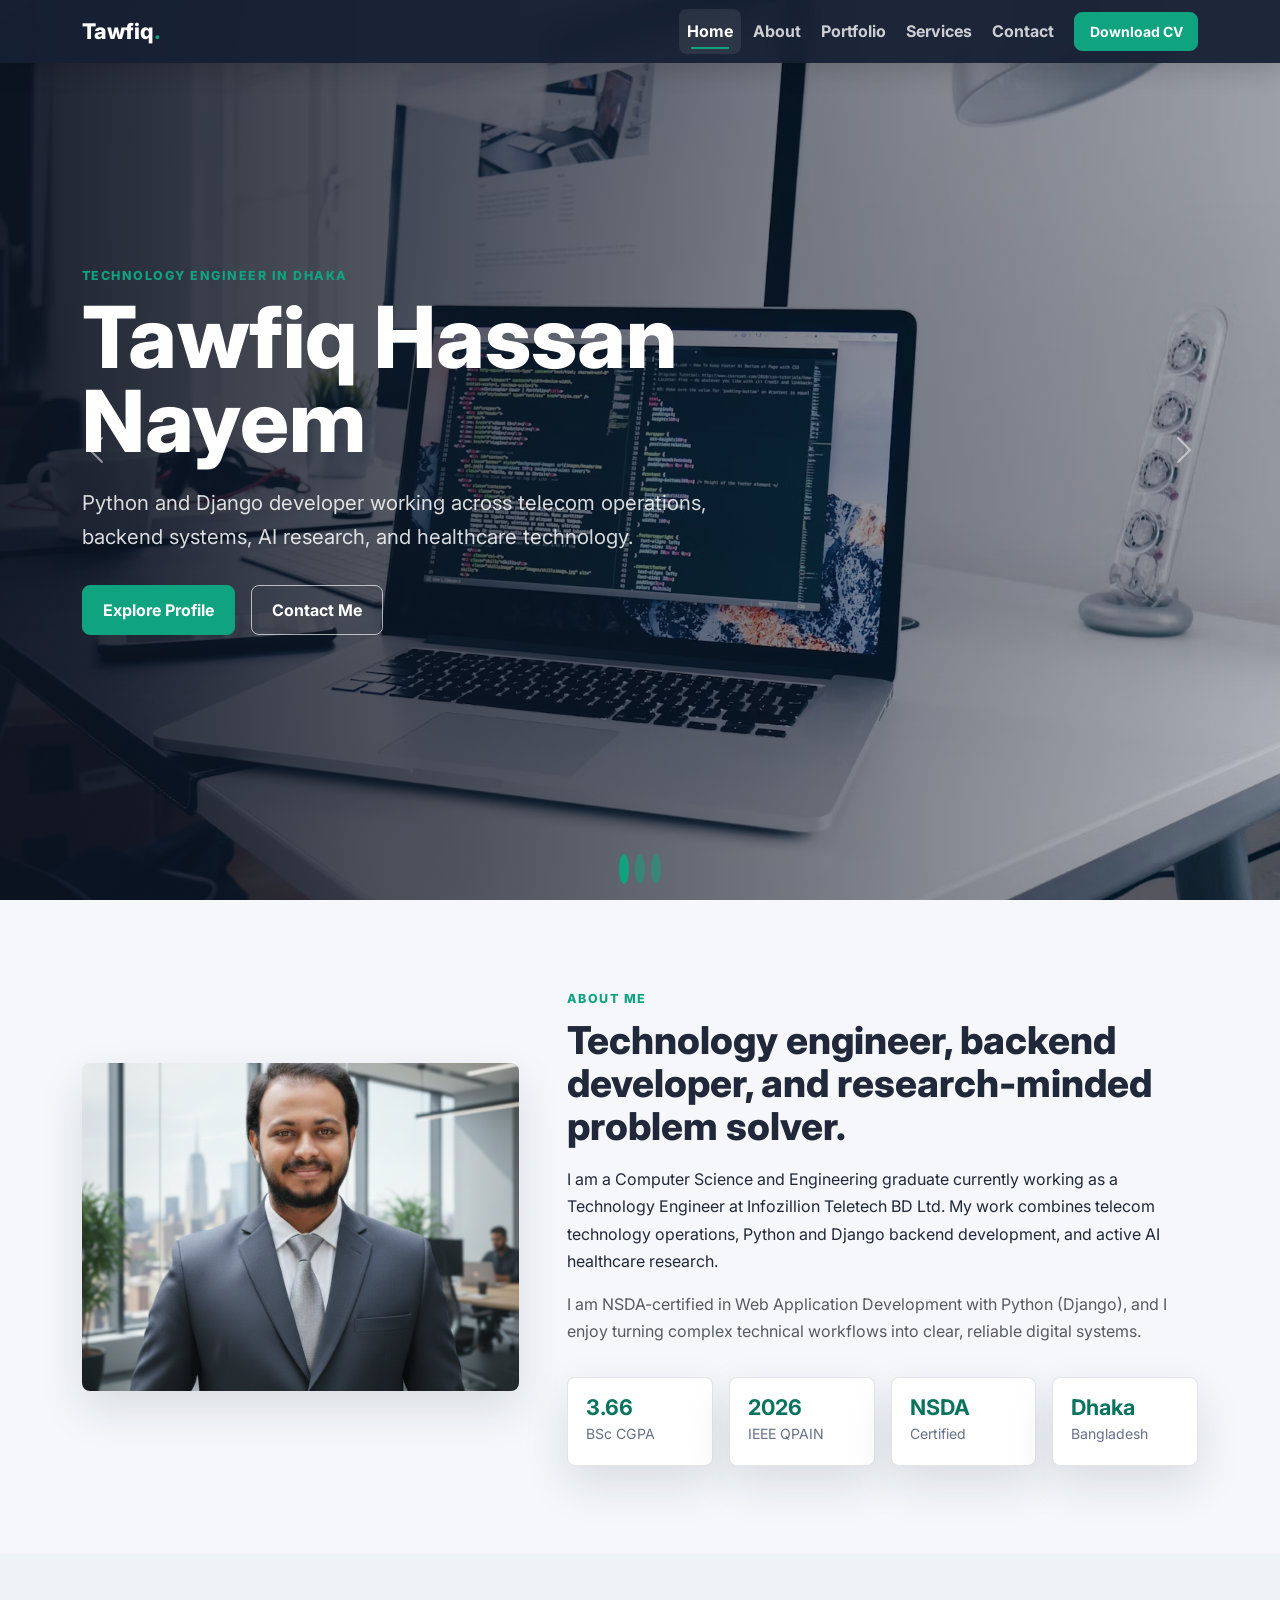
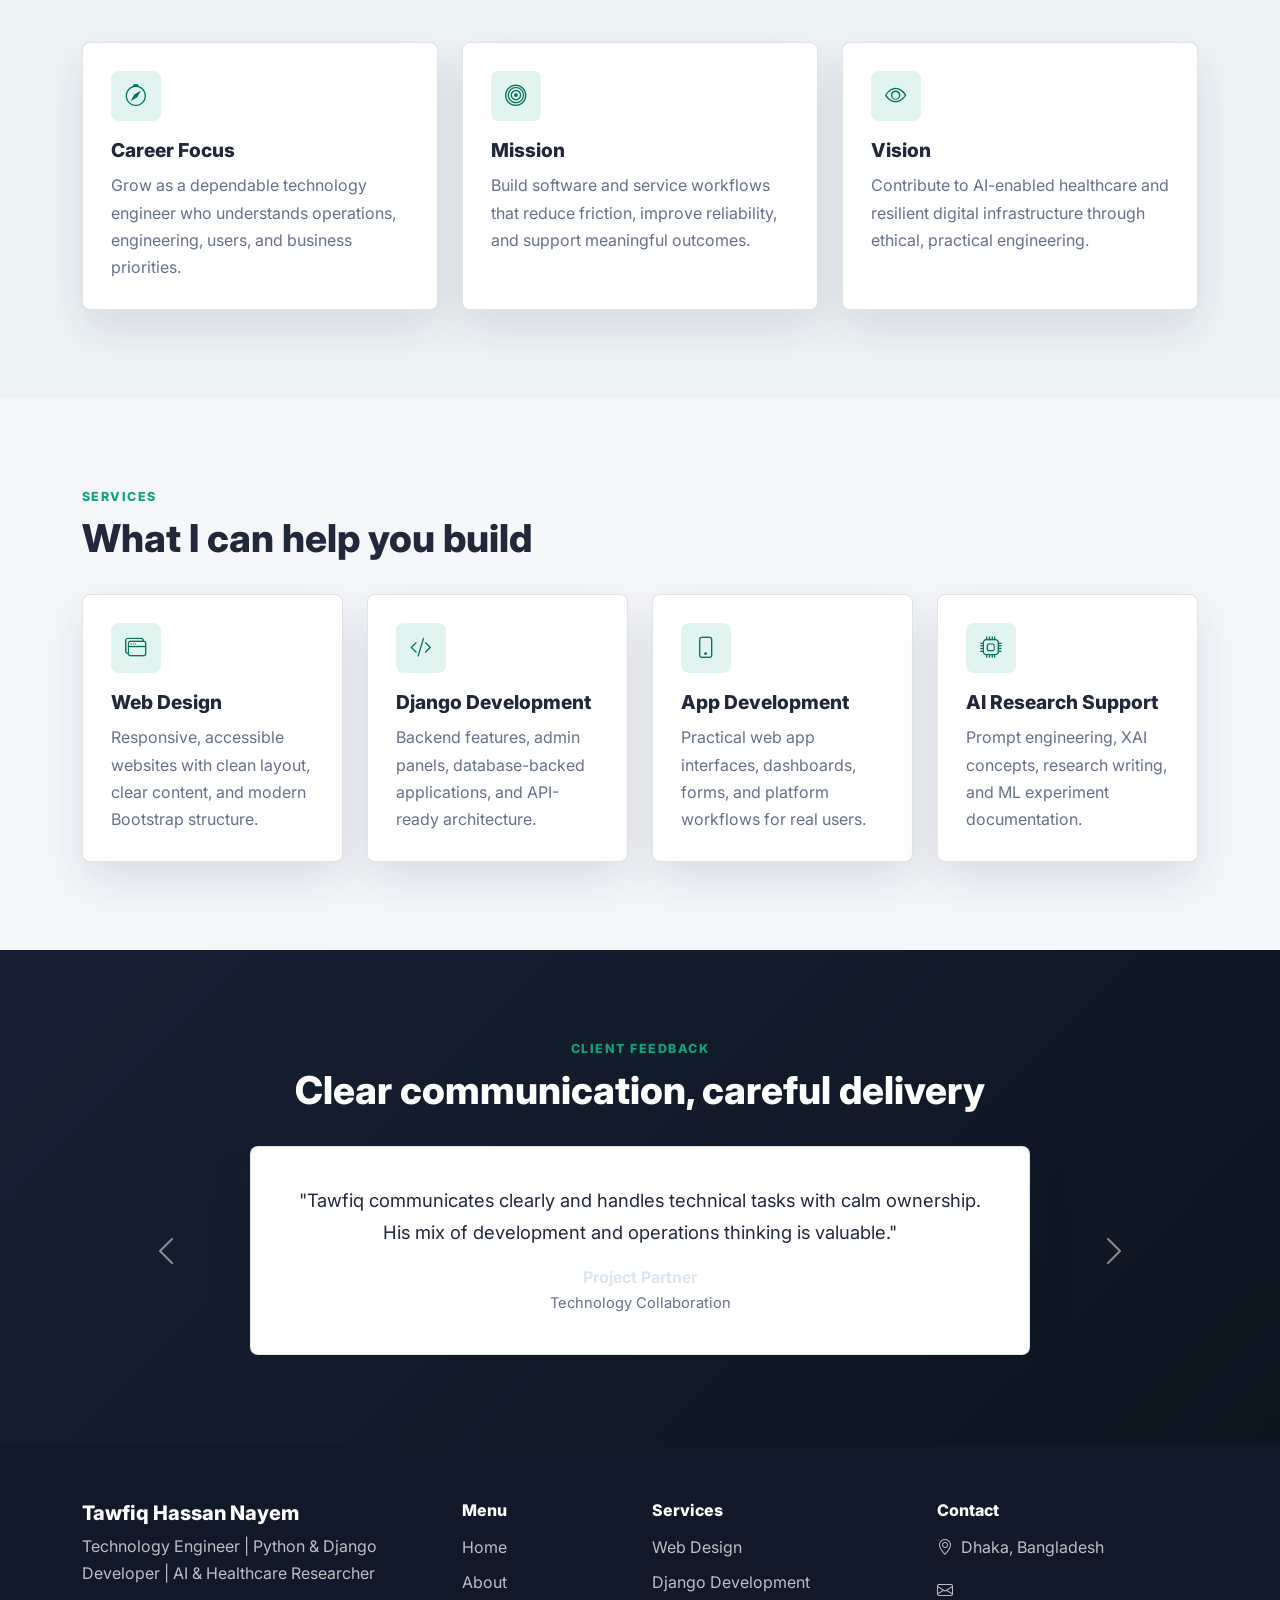
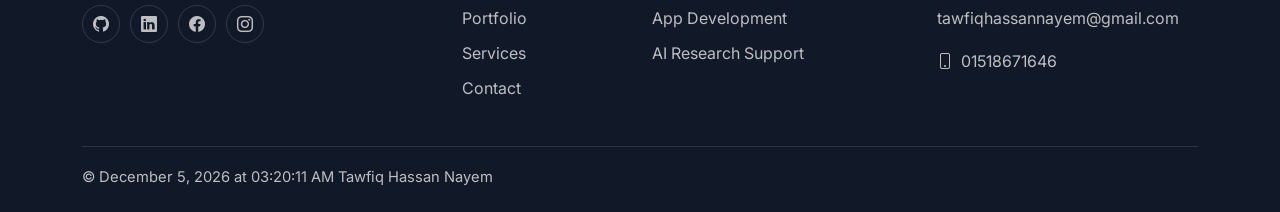
<file: index.html>
<!doctype html>
<html lang="en">
<head>
  <meta charset="utf-8">
  <meta name="viewport" content="width=device-width, initial-scale=1">
  <meta name="description" content="Portfolio of Tawfiq Hassan Nayem, Technology Engineer, Django Developer, and AI healthcare researcher in Dhaka, Bangladesh.">
  <title>Tawfiq Hassan Nayem | Portfolio</title>
  <link rel="preconnect" href="https://fonts.googleapis.com">
  <link rel="preconnect" href="https://fonts.gstatic.com" crossorigin>
  <link href="https://fonts.googleapis.com/css2?family=Inter:wght@400;500;600;700;800&display=swap" rel="stylesheet">
  <link href="https://cdn.jsdelivr.net/npm/bootstrap@5.3.3/dist/css/bootstrap.min.css" rel="stylesheet">
  <link href="https://cdn.jsdelivr.net/npm/bootstrap-icons@1.11.3/font/bootstrap-icons.min.css" rel="stylesheet">
  <link rel="stylesheet" href="CSS/style.css">
  <link rel="icon" href="Images/Profile_Image.png" type="image/png">
</head>
<body>
  <nav class="navbar navbar-expand-lg fixed-top site-navbar">
    <div class="container">
      <a class="navbar-brand" href="index.html">Tawfiq<span>.</span></a>
      <button class="navbar-toggler" type="button" data-bs-toggle="collapse" data-bs-target="#mainNav" aria-controls="mainNav" aria-expanded="false" aria-label="Toggle navigation">
        <span class="navbar-toggler-icon"></span>
      </button>
      <div class="collapse navbar-collapse" id="mainNav">
        <ul class="navbar-nav ms-auto align-items-lg-center gap-lg-1">
          <li class="nav-item"><a class="nav-link" href="index.html">Home</a></li>
          <li class="nav-item"><a class="nav-link" href="about.html">About</a></li>
          <li class="nav-item"><a class="nav-link" href="portfolio.html">Portfolio</a></li>
          <li class="nav-item"><a class="nav-link" href="service.html">Services</a></li>
          <li class="nav-item"><a class="nav-link" href="contact.html">Contact</a></li>
          <li class="nav-item ms-lg-2"><a class="btn btn-brand btn-sm" href="Assests/Tawfiq_CV.pdf">Download CV</a></li>
        </ul>
      </div>
    </div>
  </nav>

  <header id="heroSlider" class="carousel slide carousel-fade hero-slider" data-bs-ride="carousel">
    <div class="carousel-indicators">
      <button type="button" data-bs-target="#heroSlider" data-bs-slide-to="0" class="active" aria-current="true" aria-label="Intro"></button>
      <button type="button" data-bs-target="#heroSlider" data-bs-slide-to="1" aria-label="Research"></button>
      <button type="button" data-bs-target="#heroSlider" data-bs-slide-to="2" aria-label="Services"></button>
    </div>
    <div class="carousel-inner">
      <div class="carousel-item active hero-item hero-technology">
        <div class="container">
          <div class="row align-items-center min-vh-100 py-5">
            <div class="col-lg-7">
              <p class="eyebrow">Technology Engineer in Dhaka</p>
              <h1>Tawfiq Hassan Nayem</h1>
              <p class="hero-lead">Python and Django developer working across telecom operations, backend systems, AI research, and healthcare technology.</p>
              <div class="d-flex flex-wrap gap-3">
                <a class="btn btn-brand" href="portfolio.html">Explore Profile</a>
                <a class="btn btn-ghost" href="contact.html">Contact Me</a>
              </div>
            </div>
          </div>
        </div>
      </div>
      <div class="carousel-item hero-item hero-research">
        <div class="container">
          <div class="row align-items-center min-vh-100 py-5">
            <div class="col-lg-7">
              <p class="eyebrow">AI and Healthcare Research</p>
              <h2>Building practical technology with research depth.</h2>
              <p class="hero-lead">Published research at IEEE QPAIN 2026 and continue to explore <a href="https://ieeexplore.ieee.org/document/11546044" target="_blank" rel="noopener">explainable AI</a>, clinical decision support, and human-centered software.</p>
              <a class="btn btn-brand" href="about.html">Read Biography</a>
            </div>
          </div>
        </div>
      </div>
      <div class="carousel-item hero-item hero-code">
        <div class="container">
          <div class="row align-items-center min-vh-100 py-5">
            <div class="col-lg-7">
              <p class="eyebrow">Python | Django | Web Platforms</p>
              <h2>Clean backend logic, responsive interfaces, reliable support.</h2>
              <p class="hero-lead">From web application development to service platform monitoring, I focus on systems that are maintainable and useful.</p>
              <a class="btn btn-brand" href="service.html">View Services</a>
            </div>
          </div>
        </div>
      </div>
    </div>
    <button class="carousel-control-prev" type="button" data-bs-target="#heroSlider" data-bs-slide="prev">
      <span class="carousel-control-prev-icon" aria-hidden="true"></span>
      <span class="visually-hidden">Previous</span>
    </button>
    <button class="carousel-control-next" type="button" data-bs-target="#heroSlider" data-bs-slide="next">
      <span class="carousel-control-next-icon" aria-hidden="true"></span>
      <span class="visually-hidden">Next</span>
    </button>
  </header>

  <main>
    <section class="section-pad">
      <div class="container">
        <div class="row align-items-center g-5">
          <div class="col-lg-5">
            <img class="profile-img" src="Images/Profile_Image.png" alt="Tawfiq Hassan Nayem" loading="lazy">
          </div>
          <div class="col-lg-7">
            <p class="section-kicker">About Me</p>
            <h2 class="section-title">Technology engineer, backend developer, and research-minded problem solver.</h2>
            <p>I am a Computer Science and Engineering graduate currently working as a Technology Engineer at Infozillion Teletech BD Ltd. My work combines telecom technology operations, Python and Django backend development, and active AI healthcare research.</p>
            <p class="text-muted">I am NSDA-certified in Web Application Development with Python (Django), and I enjoy turning complex technical workflows into clear, reliable digital systems.</p>
            <div class="row g-3 mt-2">
              <div class="col-6 col-md-3"><div class="mini-stat"><strong>3.66</strong><span>BSc CGPA</span></div></div>
              <div class="col-6 col-md-3"><div class="mini-stat"><strong>2026</strong><span>IEEE QPAIN</span></div></div>
              <div class="col-6 col-md-3"><div class="mini-stat"><strong>NSDA</strong><span>Certified</span></div></div>
              <div class="col-6 col-md-3"><div class="mini-stat"><strong>Dhaka</strong><span>Bangladesh</span></div></div>
            </div>
          </div>
        </div>
      </div>
    </section>

    <section class="section-pad bg-soft">
      <div class="container">
        <div class="row g-4">
          <div class="col-md-4">
            <article class="feature-card">
              <i class="bi bi-compass"></i>
              <h3>Career Focus</h3>
              <p>Grow as a dependable technology engineer who understands operations, engineering, users, and business priorities.</p>
            </article>
          </div>
          <div class="col-md-4">
            <article class="feature-card">
              <i class="bi bi-bullseye"></i>
              <h3>Mission</h3>
              <p>Build software and service workflows that reduce friction, improve reliability, and support meaningful outcomes.</p>
            </article>
          </div>
          <div class="col-md-4">
            <article class="feature-card">
              <i class="bi bi-eye"></i>
              <h3>Vision</h3>
              <p>Contribute to AI-enabled healthcare and resilient digital infrastructure through ethical, practical engineering.</p>
            </article>
          </div>
        </div>
      </div>
    </section>

    <section class="section-pad">
      <div class="container">
        <div class="section-heading">
          <p class="section-kicker">Services</p>
          <h2 class="section-title">What I can help you build</h2>
        </div>
        <div class="row g-4">
          <div class="col-md-6 col-lg-3"><article class="service-card"><i class="bi bi-window-stack"></i><h3>Web Design</h3><p>Responsive, accessible websites with clean layout, clear content, and modern Bootstrap structure.</p></article></div>
          <div class="col-md-6 col-lg-3"><article class="service-card"><i class="bi bi-code-slash"></i><h3>Django Development</h3><p>Backend features, admin panels, database-backed applications, and API-ready architecture.</p></article></div>
          <div class="col-md-6 col-lg-3"><article class="service-card"><i class="bi bi-phone"></i><h3>App Development</h3><p>Practical web app interfaces, dashboards, forms, and platform workflows for real users.</p></article></div>
          <div class="col-md-6 col-lg-3"><article class="service-card"><i class="bi bi-cpu"></i><h3>AI Research Support</h3><p>Prompt engineering, XAI concepts, research writing, and ML experiment documentation.</p></article></div>
        </div>
      </div>
    </section>

    <section class="section-pad bg-dark-section">
      <div class="container">
        <div class="section-heading text-center">
          <p class="section-kicker">Client Feedback</p>
          <h2 class="section-title text-white">Clear communication, careful delivery</h2>
        </div>
        <div id="feedbackSlider" class="carousel slide" data-bs-ride="carousel">
          <div class="carousel-inner">
            <div class="carousel-item active">
              <div class="testimonial"><p>"Tawfiq communicates clearly and handles technical tasks with calm ownership. His mix of development and operations thinking is valuable."</p><strong>Project Partner</strong><span>Technology Collaboration</span></div>
            </div>
            <div class="carousel-item">
              <div class="testimonial"><p>"He brings structure to coordination work, follows up with stakeholders, and keeps project details moving."</p><strong>Business Team Member</strong><span>Connectiya Collaboration</span></div>
            </div>
            <div class="carousel-item">
              <div class="testimonial"><p>"His research presentations show curiosity, preparation, and the ability to explain technical ideas with confidence."</p><strong>Academic Reviewer</strong><span>Research Presentation</span></div>
            </div>
          </div>
          <button class="carousel-control-prev" type="button" data-bs-target="#feedbackSlider" data-bs-slide="prev"><span class="carousel-control-prev-icon" aria-hidden="true"></span><span class="visually-hidden">Previous</span></button>
          <button class="carousel-control-next" type="button" data-bs-target="#feedbackSlider" data-bs-slide="next"><span class="carousel-control-next-icon" aria-hidden="true"></span><span class="visually-hidden">Next</span></button>
        </div>
      </div>
    </section>
  </main>

  <footer class="site-footer">
    <div class="container">
      <div class="row g-4">
        <div class="col-lg-4"><h3>Tawfiq Hassan Nayem</h3><p>Technology Engineer | Python & Django Developer | AI & Healthcare Researcher</p><div class="social-links"><a href="https://github.com/TawfiqHassan" aria-label="GitHub"><i class="bi bi-github"></i></a><a href="https://www.linkedin.com/in/tawfiqhassannayem/" aria-label="LinkedIn"><i class="bi bi-linkedin"></i></a><a href="https://www.facebook.com/TAWFIQ.HASSAN.NAYEM.0" aria-label="Facebook"><i class="bi bi-facebook"></i></a><a href="https://www.instagram.com/tawfiqhassannayem/" aria-label="Instagram"><i class="bi bi-instagram"></i></a></div></div>
        <div class="col-6 col-lg-2"><h4>Menu</h4><a href="index.html">Home</a><a href="about.html">About</a><a href="portfolio.html">Portfolio</a><a href="service.html">Services</a><a href="contact.html">Contact</a></div>
        <div class="col-6 col-lg-3"><h4>Services</h4><a href="service.html">Web Design</a><a href="service.html">Django Development</a><a href="service.html">App Development</a><a href="service.html">AI Research Support</a></div>
        <div class="col-lg-3"><h4>Contact</h4><p><i class="bi bi-geo-alt me-2"></i>Dhaka, Bangladesh</p><p><i class="bi bi-envelope me-2"></i>tawfiqhassannayem@gmail.com</p><p><i class="bi bi-phone me-2"></i>01518671646</p></div>
      </div>
      <div class="footer-bottom"><span>&copy; <span id="year"></span> Tawfiq Hassan Nayem</span></div>
    </div>
  </footer>

  <button class="back-to-top" id="backToTop" aria-label="Back to top"><i class="bi bi-arrow-up"></i></button>
  <script src="https://cdn.jsdelivr.net/npm/bootstrap@5.3.3/dist/js/bootstrap.bundle.min.js" defer></script>
  <script src="JS/main.js" defer></script>
</body>
</html>
</file>
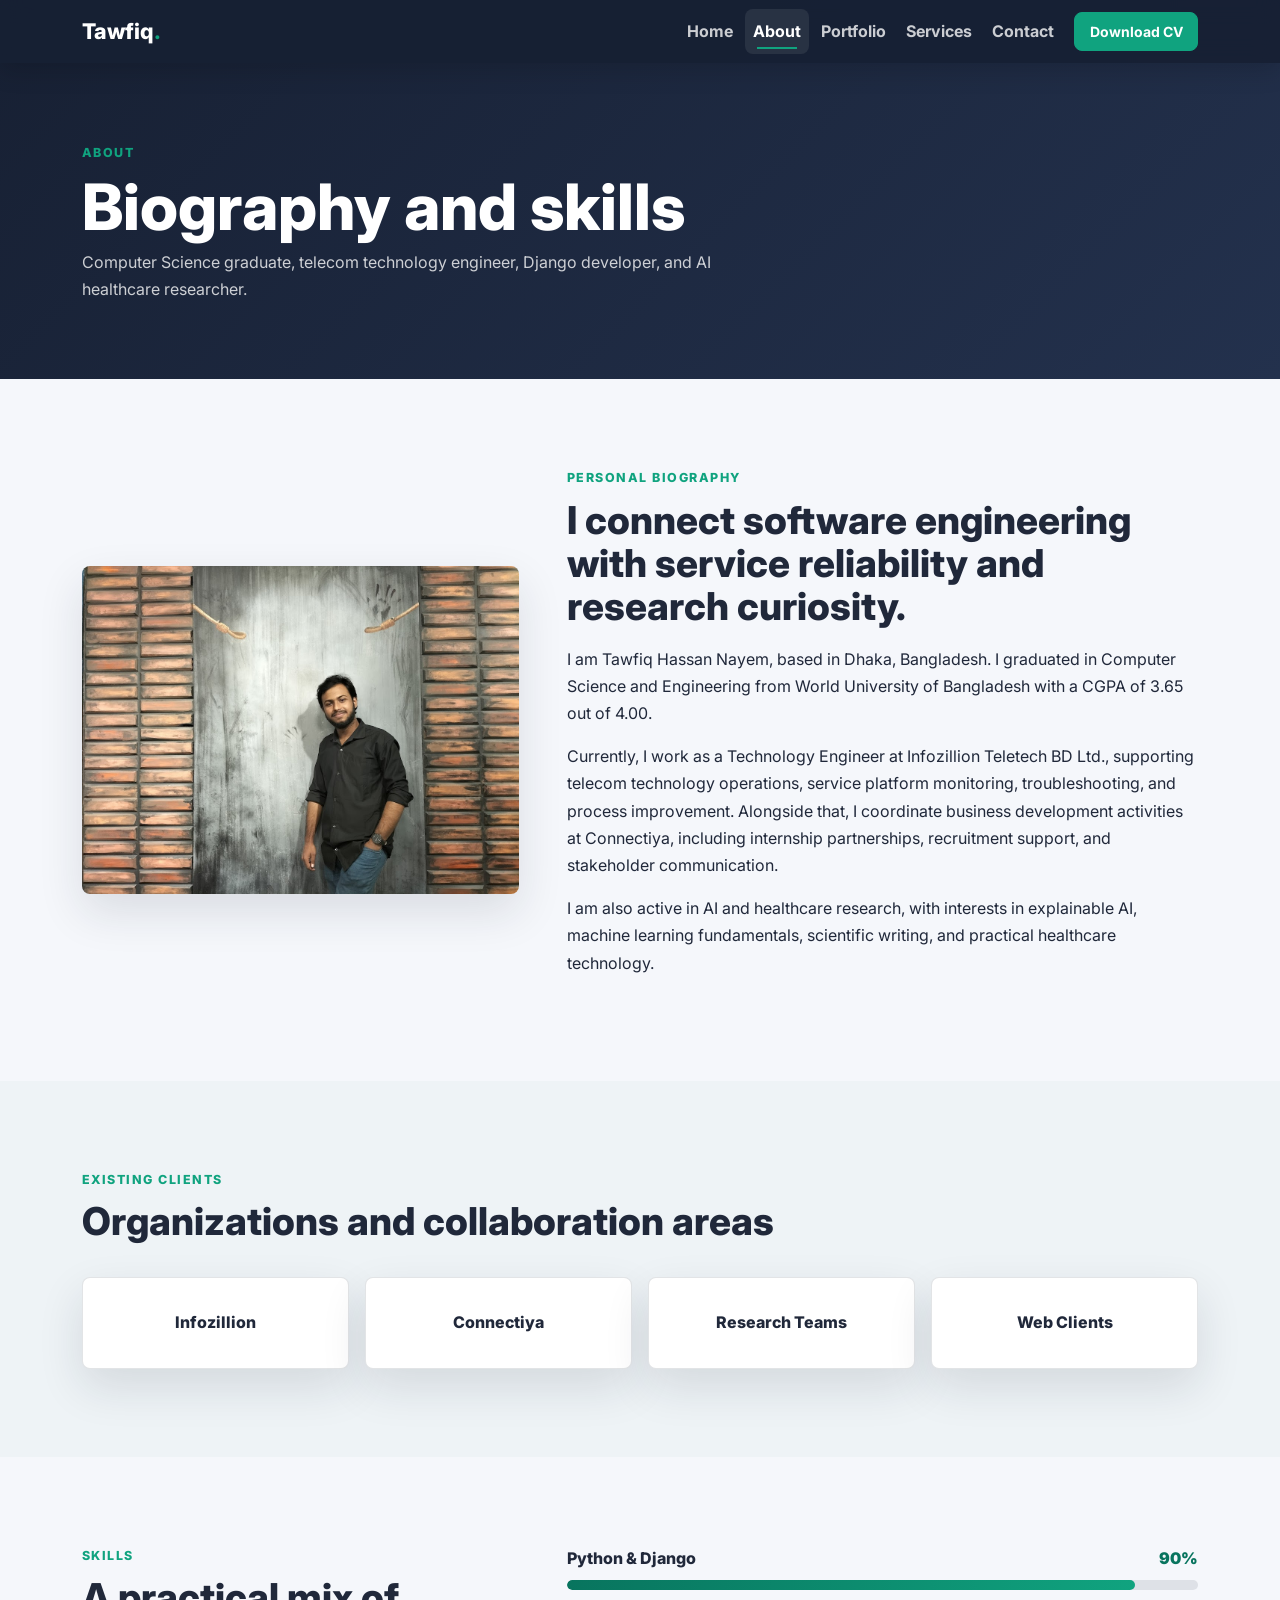
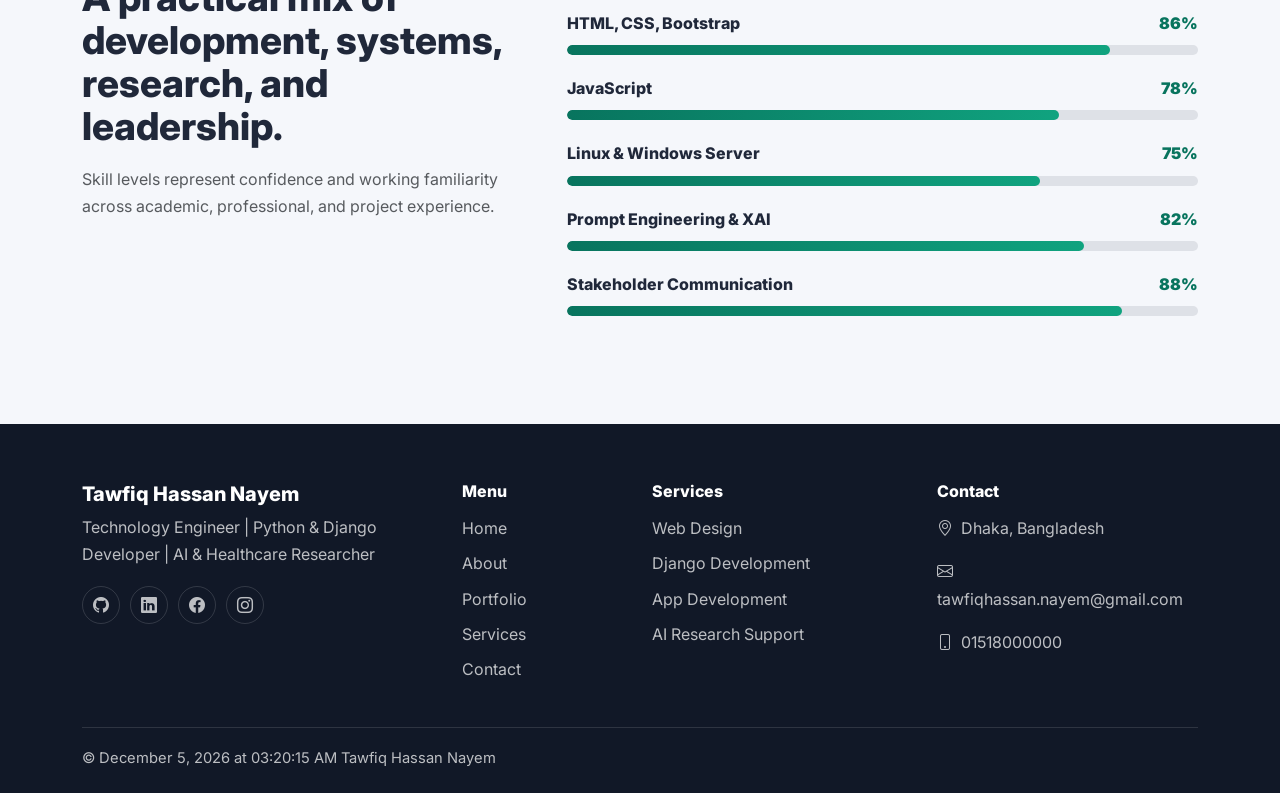
<file: about.html>
<!doctype html>
<html lang="en">
<head>
  <meta charset="utf-8">
  <meta name="viewport" content="width=device-width, initial-scale=1">
  <meta name="description" content="About Tawfiq Hassan Nayem, a technology engineer, Django developer, and AI healthcare researcher based in Dhaka, Bangladesh.">
  <title>About | Tawfiq Hassan Nayem</title>
  <link rel="preconnect" href="https://fonts.googleapis.com">
  <link rel="preconnect" href="https://fonts.gstatic.com" crossorigin>
  <link href="https://fonts.googleapis.com/css2?family=Inter:wght@400;500;600;700;800&display=swap" rel="stylesheet">
  <link href="https://cdn.jsdelivr.net/npm/bootstrap@5.3.3/dist/css/bootstrap.min.css" rel="stylesheet">
  <link href="https://cdn.jsdelivr.net/npm/bootstrap-icons@1.11.3/font/bootstrap-icons.min.css" rel="stylesheet">
  <link rel="stylesheet" href="CSS/style.css">
  <link rel="icon" href="Images/Profile_Image.png" type="image/png">
</head>
<body>
  <nav class="navbar navbar-expand-lg fixed-top site-navbar">
    <div class="container"><a class="navbar-brand" href="index.html">Tawfiq<span>.</span></a><button class="navbar-toggler" type="button" data-bs-toggle="collapse" data-bs-target="#mainNav" aria-controls="mainNav" aria-expanded="false" aria-label="Toggle navigation"><span class="navbar-toggler-icon"></span></button><div class="collapse navbar-collapse" id="mainNav"><ul class="navbar-nav ms-auto align-items-lg-center gap-lg-1"><li class="nav-item"><a class="nav-link" href="index.html">Home</a></li><li class="nav-item"><a class="nav-link" href="about.html">About</a></li><li class="nav-item"><a class="nav-link" href="portfolio.html">Portfolio</a></li><li class="nav-item"><a class="nav-link" href="service.html">Services</a></li><li class="nav-item"><a class="nav-link" href="contact.html">Contact</a></li><li class="nav-item ms-lg-2"><a class="btn btn-brand btn-sm" href="Assests/Tawfiq_CV.pdf">Download CV</a></li></ul></div></div>
  </nav>

  <header class="page-title">
    <div class="container"><p class="eyebrow">About</p><h1>Biography and skills</h1><p>Computer Science graduate, telecom technology engineer, Django developer, and AI healthcare researcher.</p></div>
  </header>

  <main>
    <section class="section-pad">
      <div class="container">
        <div class="row g-5 align-items-center">
          <div class="col-lg-5"><img class="profile-img" src="Images/About_Image.jpg" alt="Tawfiq Hassan Nayem" loading="lazy"></div>
          <div class="col-lg-7">
            <p class="section-kicker">Personal Biography</p>
            <h2 class="section-title">I connect software engineering with service reliability and research curiosity.</h2>
            <p>I am Tawfiq Hassan Nayem, based in Dhaka, Bangladesh. I graduated in Computer Science and Engineering from World University of Bangladesh with a CGPA of 3.65 out of 4.00.</p>
            <p>Currently, I work as a Technology Engineer at Infozillion Teletech BD Ltd., supporting telecom technology operations, service platform monitoring, troubleshooting, and process improvement. Alongside that, I coordinate business development activities at Connectiya, including internship partnerships, recruitment support, and stakeholder communication.</p>
            <p>I am also active in AI and healthcare research, with interests in explainable AI, machine learning fundamentals, scientific writing, and practical healthcare technology.</p>
          </div>
        </div>
      </div>
    </section>

    <section class="section-pad bg-soft">
      <div class="container">
        <div class="section-heading"><p class="section-kicker">Existing Clients</p><h2 class="section-title">Organizations and collaboration areas</h2></div>
        <div class="row g-3">
          <div class="col-6 col-md-3"><div class="client-tile">Infozillion</div></div>
          <div class="col-6 col-md-3"><div class="client-tile">Connectiya</div></div>
          <div class="col-6 col-md-3"><div class="client-tile">Research Teams</div></div>
          <div class="col-6 col-md-3"><div class="client-tile">Web Clients</div></div>
        </div>
      </div>
    </section>

    <section class="section-pad">
      <div class="container">
        <div class="row g-5">
          <div class="col-lg-5"><p class="section-kicker">Skills</p><h2 class="section-title">A practical mix of development, systems, research, and leadership.</h2><p class="text-muted">Skill levels represent confidence and working familiarity across academic, professional, and project experience.</p></div>
          <div class="col-lg-7">
            <div class="skill-bar" data-width="90"><span>Python & Django</span><strong>90%</strong><div><i></i></div></div>
            <div class="skill-bar" data-width="86"><span>HTML, CSS, Bootstrap</span><strong>86%</strong><div><i></i></div></div>
            <div class="skill-bar" data-width="78"><span>JavaScript</span><strong>78%</strong><div><i></i></div></div>
            <div class="skill-bar" data-width="75"><span>Linux & Windows Server</span><strong>75%</strong><div><i></i></div></div>
            <div class="skill-bar" data-width="82"><span>Prompt Engineering & XAI</span><strong>82%</strong><div><i></i></div></div>
            <div class="skill-bar" data-width="88"><span>Stakeholder Communication</span><strong>88%</strong><div><i></i></div></div>
          </div>
        </div>
      </div>
    </section>
  </main>

  <footer class="site-footer"><div class="container"><div class="row g-4"><div class="col-lg-4"><h3>Tawfiq Hassan Nayem</h3><p>Technology Engineer | Python & Django Developer | AI & Healthcare Researcher</p><div class="social-links"><a href="https://github.com/TawfiqHassan" aria-label="GitHub"><i class="bi bi-github"></i></a><a href="https://www.linkedin.com/in/tawfiqhassannayem/" aria-label="LinkedIn"><i class="bi bi-linkedin"></i></a><a href="https://www.facebook.com/TAWFIQ.HASSAN.NAYEM.0" aria-label="Facebook"><i class="bi bi-facebook"></i></a><a href="https://www.instagram.com/tawfiqhassannayem/" aria-label="Instagram"><i class="bi bi-instagram"></i></a></div></div><div class="col-6 col-lg-2"><h4>Menu</h4><a href="index.html">Home</a><a href="about.html">About</a><a href="portfolio.html">Portfolio</a><a href="service.html">Services</a><a href="contact.html">Contact</a></div><div class="col-6 col-lg-3"><h4>Services</h4><a href="service.html">Web Design</a><a href="service.html">Django Development</a><a href="service.html">App Development</a><a href="service.html">AI Research Support</a></div><div class="col-lg-3"><h4>Contact</h4><p><i class="bi bi-geo-alt me-2"></i>Dhaka, Bangladesh</p><p><i class="bi bi-envelope me-2"></i>tawfiqhassan.nayem@gmail.com</p><p><i class="bi bi-phone me-2"></i>01518000000</p></div></div><div class="footer-bottom"><span>&copy; <span id="year"></span> Tawfiq Hassan Nayem</span></div></div></footer>
  <button class="back-to-top" id="backToTop" aria-label="Back to top"><i class="bi bi-arrow-up"></i></button>
  <script src="https://cdn.jsdelivr.net/npm/bootstrap@5.3.3/dist/js/bootstrap.bundle.min.js" defer></script>
  <script src="JS/main.js" defer></script>
</body>
</html>
</file>
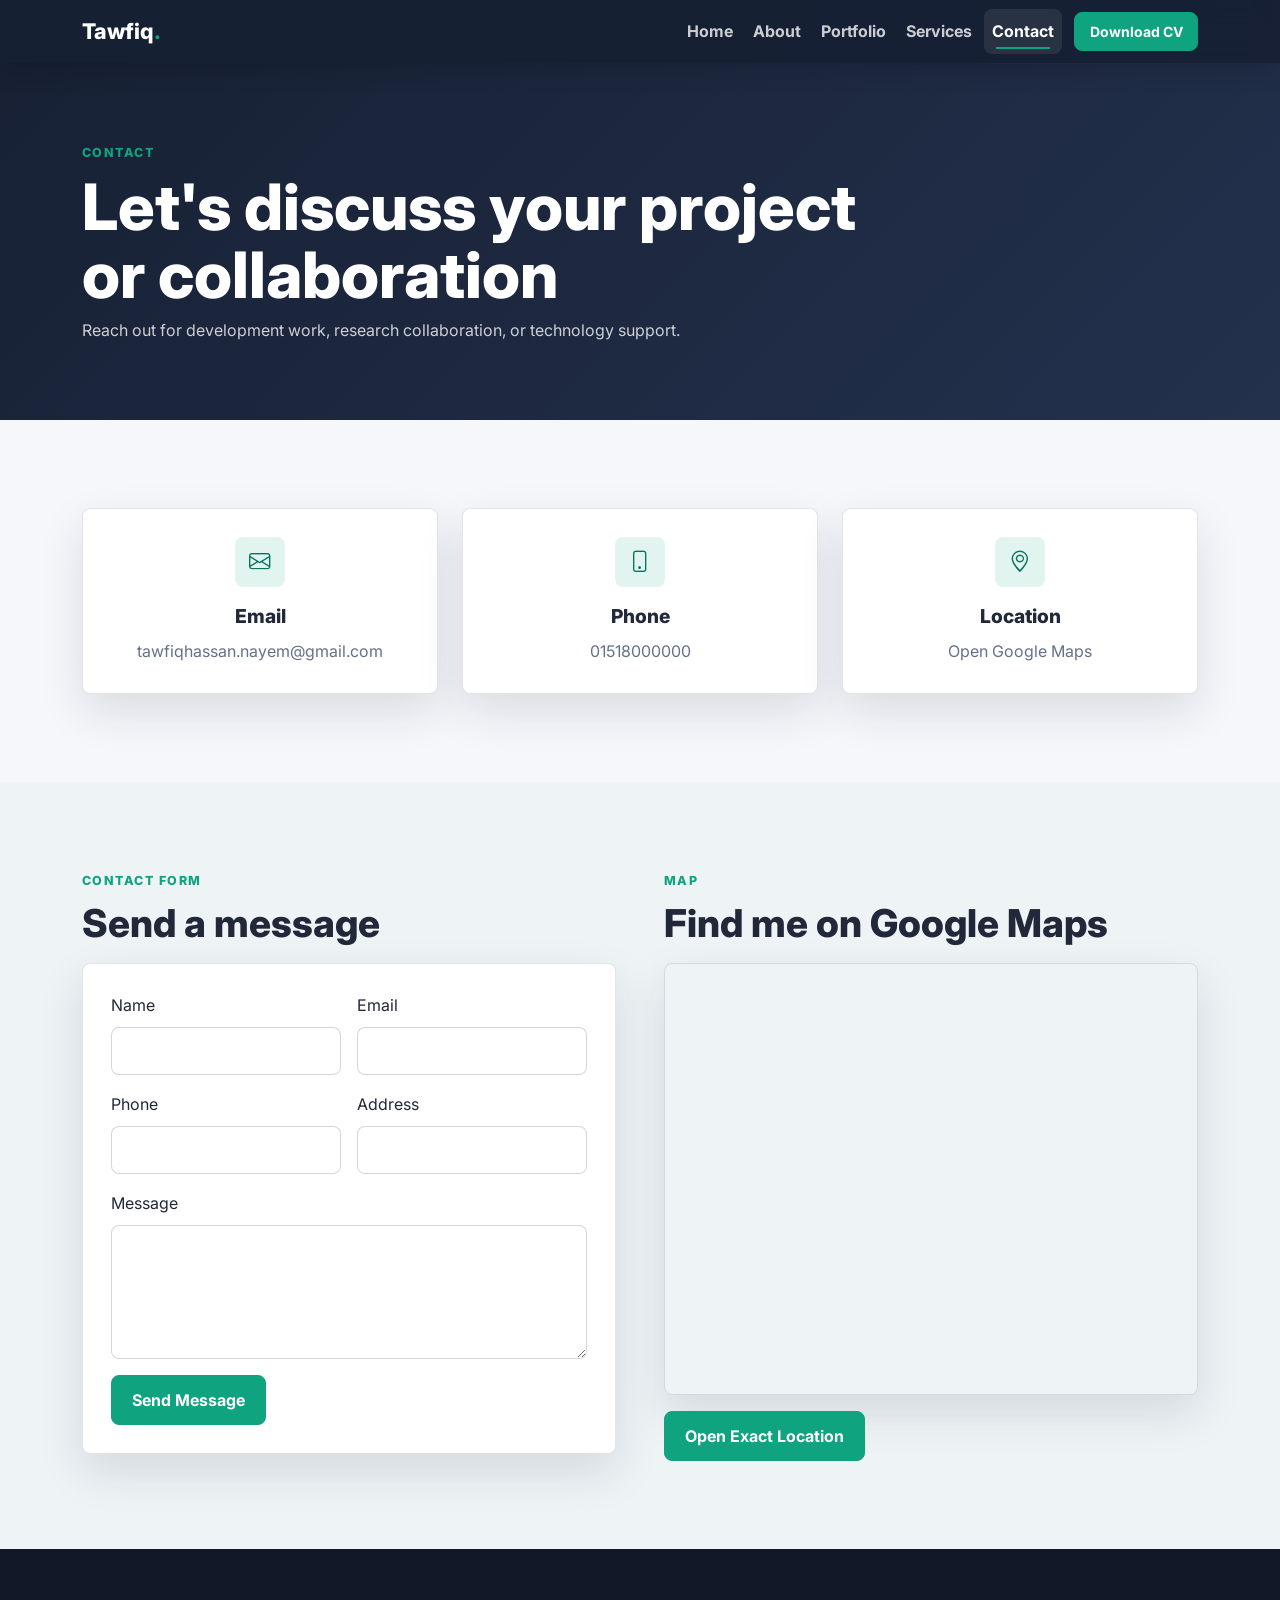
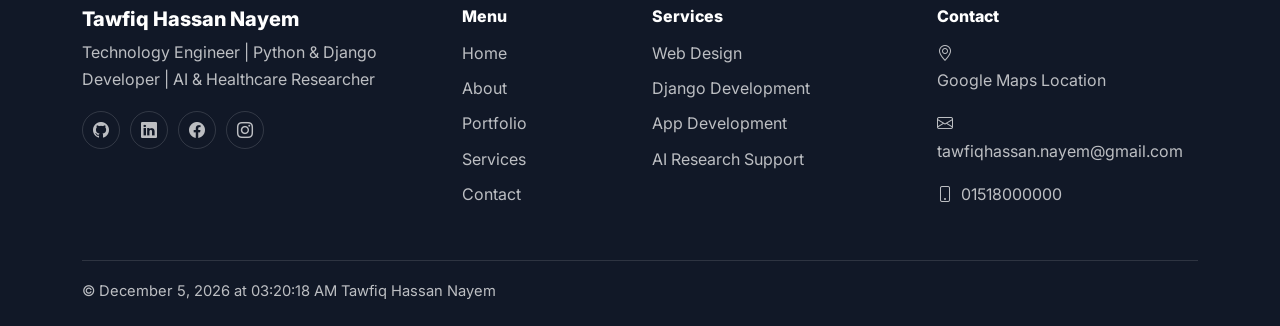
<file: contact.html>
<!doctype html>
<html lang="en">
<head>
  <meta charset="utf-8"><meta name="viewport" content="width=device-width, initial-scale=1">
  <meta name="description" content="Contact Tawfiq Hassan Nayem in Dhaka, Bangladesh for web development, Django projects, research collaboration, or technology support.">
  <title>Contact | Tawfiq Hassan Nayem</title>
  <link rel="preconnect" href="https://fonts.googleapis.com"><link rel="preconnect" href="https://fonts.gstatic.com" crossorigin><link href="https://fonts.googleapis.com/css2?family=Inter:wght@400;500;600;700;800&display=swap" rel="stylesheet">
  <link href="https://cdn.jsdelivr.net/npm/bootstrap@5.3.3/dist/css/bootstrap.min.css" rel="stylesheet"><link href="https://cdn.jsdelivr.net/npm/bootstrap-icons@1.11.3/font/bootstrap-icons.min.css" rel="stylesheet"><link rel="stylesheet" href="CSS/style.css">
  <link rel="icon" href="Images/Profile_Image.png" type="image/png">
</head>
<body>
  <nav class="navbar navbar-expand-lg fixed-top site-navbar"><div class="container"><a class="navbar-brand" href="index.html">Tawfiq<span>.</span></a><button class="navbar-toggler" type="button" data-bs-toggle="collapse" data-bs-target="#mainNav" aria-controls="mainNav" aria-expanded="false" aria-label="Toggle navigation"><span class="navbar-toggler-icon"></span></button><div class="collapse navbar-collapse" id="mainNav"><ul class="navbar-nav ms-auto align-items-lg-center gap-lg-1"><li class="nav-item"><a class="nav-link" href="index.html">Home</a></li><li class="nav-item"><a class="nav-link" href="about.html">About</a></li><li class="nav-item"><a class="nav-link" href="portfolio.html">Portfolio</a></li><li class="nav-item"><a class="nav-link" href="service.html">Services</a></li><li class="nav-item"><a class="nav-link" href="contact.html">Contact</a></li><li class="nav-item ms-lg-2"><a class="btn btn-brand btn-sm" href="Assests/Tawfiq_CV.pdf">Download CV</a></li></ul></div></div></nav>
  <header class="page-title"><div class="container"><p class="eyebrow">Contact</p><h1>Let's discuss your project or collaboration</h1><p>Reach out for development work, research collaboration, or technology support.</p></div></header>
  <main>
    <section class="section-pad"><div class="container"><div class="row g-4">
      <div class="col-md-4"><article class="contact-card"><i class="bi bi-envelope"></i><h3>Email</h3><p><a href="mailto:tawfiqhassan.nayem@gmail.com">tawfiqhassan.nayem@gmail.com</a></p></article></div>
      <div class="col-md-4"><article class="contact-card"><i class="bi bi-phone"></i><h3>Phone</h3><p><a href="tel:01518000000">01518000000</a></p></article></div>
      <div class="col-md-4"><article class="contact-card"><i class="bi bi-geo-alt"></i><h3>Location</h3><p><a href="https://maps.app.goo.gl/umNq4SY1ZG9zTQij7" target="_blank" rel="noopener">Open Google Maps</a></p></article></div>
    </div></div></section>
    <section class="section-pad bg-soft"><div class="container"><div class="row g-5">
      <div class="col-lg-6">
        <p class="section-kicker">Contact Form</p><h2 class="section-title">Send a message</h2>
        <form id="contactForm" class="contact-form" novalidate>
          <div class="row g-3">
            <div class="col-md-6"><label class="form-label" for="name">Name</label><input class="form-control" id="name" name="name" required minlength="2"><div class="invalid-feedback">Please enter your name.</div></div>
            <div class="col-md-6"><label class="form-label" for="email">Email</label><input class="form-control" id="email" name="email" type="email" required><div class="invalid-feedback">Please enter a valid email.</div></div>
            <div class="col-md-6"><label class="form-label" for="phone">Phone</label><input class="form-control" id="phone" name="phone" required pattern="[0-9+\-\s]{8,20}"><div class="invalid-feedback">Please enter a valid phone number.</div></div>
            <div class="col-md-6"><label class="form-label" for="address">Address</label><input class="form-control" id="address" name="address" required minlength="3"><div class="invalid-feedback">Please enter your address.</div></div>
            <div class="col-12"><label class="form-label" for="message">Message</label><textarea class="form-control" id="message" name="message" rows="5" required minlength="10"></textarea><div class="invalid-feedback">Please write at least 10 characters.</div></div>
            <div class="col-12"><button class="btn btn-brand" type="submit">Send Message</button><p class="form-note" id="formNote" role="status"></p></div>
          </div>
        </form>
      </div>
      <div class="col-lg-6"><p class="section-kicker">Map</p><h2 class="section-title">Find me on Google Maps</h2><div class="map-frame"><iframe title="Google Map of Dhaka Bangladesh" src="https://www.google.com/maps?q=Dhaka,Bangladesh&output=embed" loading="lazy" referrerpolicy="no-referrer-when-downgrade"></iframe></div><a class="btn btn-brand mt-3" href="https://maps.app.goo.gl/umNq4SY1ZG9zTQij7" target="_blank" rel="noopener">Open Exact Location</a></div>
    </div></div></section>
  </main>
  <footer class="site-footer"><div class="container"><div class="row g-4"><div class="col-lg-4"><h3>Tawfiq Hassan Nayem</h3><p>Technology Engineer | Python & Django Developer | AI & Healthcare Researcher</p><div class="social-links"><a href="https://github.com/TawfiqHassan" aria-label="GitHub"><i class="bi bi-github"></i></a><a href="https://www.linkedin.com/in/tawfiqhassannayem/" aria-label="LinkedIn"><i class="bi bi-linkedin"></i></a><a href="https://www.facebook.com/TAWFIQ.HASSAN.NAYEM.0" aria-label="Facebook"><i class="bi bi-facebook"></i></a><a href="https://www.instagram.com/tawfiqhassannayem/" aria-label="Instagram"><i class="bi bi-instagram"></i></a></div></div><div class="col-6 col-lg-2"><h4>Menu</h4><a href="index.html">Home</a><a href="about.html">About</a><a href="portfolio.html">Portfolio</a><a href="service.html">Services</a><a href="contact.html">Contact</a></div><div class="col-6 col-lg-3"><h4>Services</h4><a href="service.html">Web Design</a><a href="service.html">Django Development</a><a href="service.html">App Development</a><a href="service.html">AI Research Support</a></div><div class="col-lg-3"><h4>Contact</h4><p><i class="bi bi-geo-alt me-2"></i><a href="https://maps.app.goo.gl/umNq4SY1ZG9zTQij7" target="_blank" rel="noopener">Google Maps Location</a></p><p><i class="bi bi-envelope me-2"></i>tawfiqhassan.nayem@gmail.com</p><p><i class="bi bi-phone me-2"></i>01518000000</p></div></div><div class="footer-bottom"><span>&copy; <span id="year"></span> Tawfiq Hassan Nayem</span></div></div></footer>
  <button class="back-to-top" id="backToTop" aria-label="Back to top"><i class="bi bi-arrow-up"></i></button><script src="https://cdn.jsdelivr.net/npm/bootstrap@5.3.3/dist/js/bootstrap.bundle.min.js" defer></script><script src="JS/main.js" defer></script>
</body>
</html>
</file>
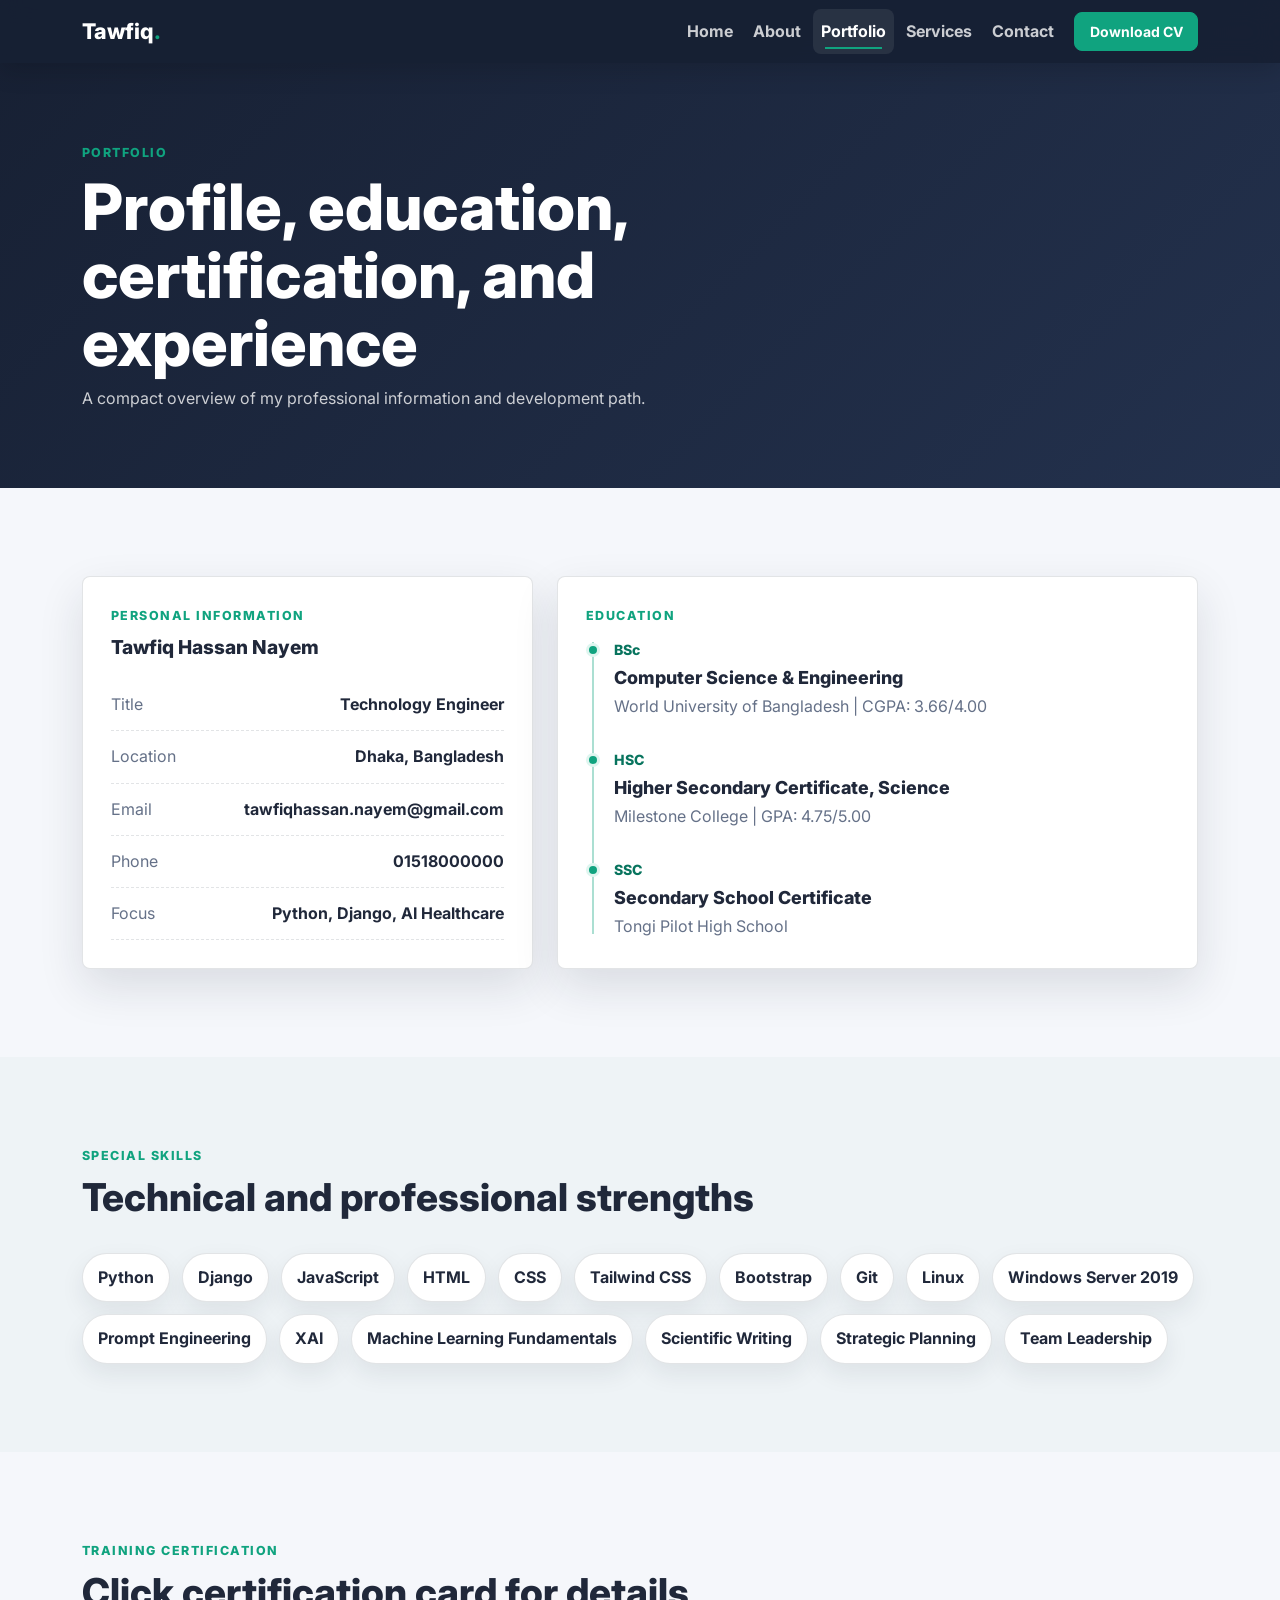
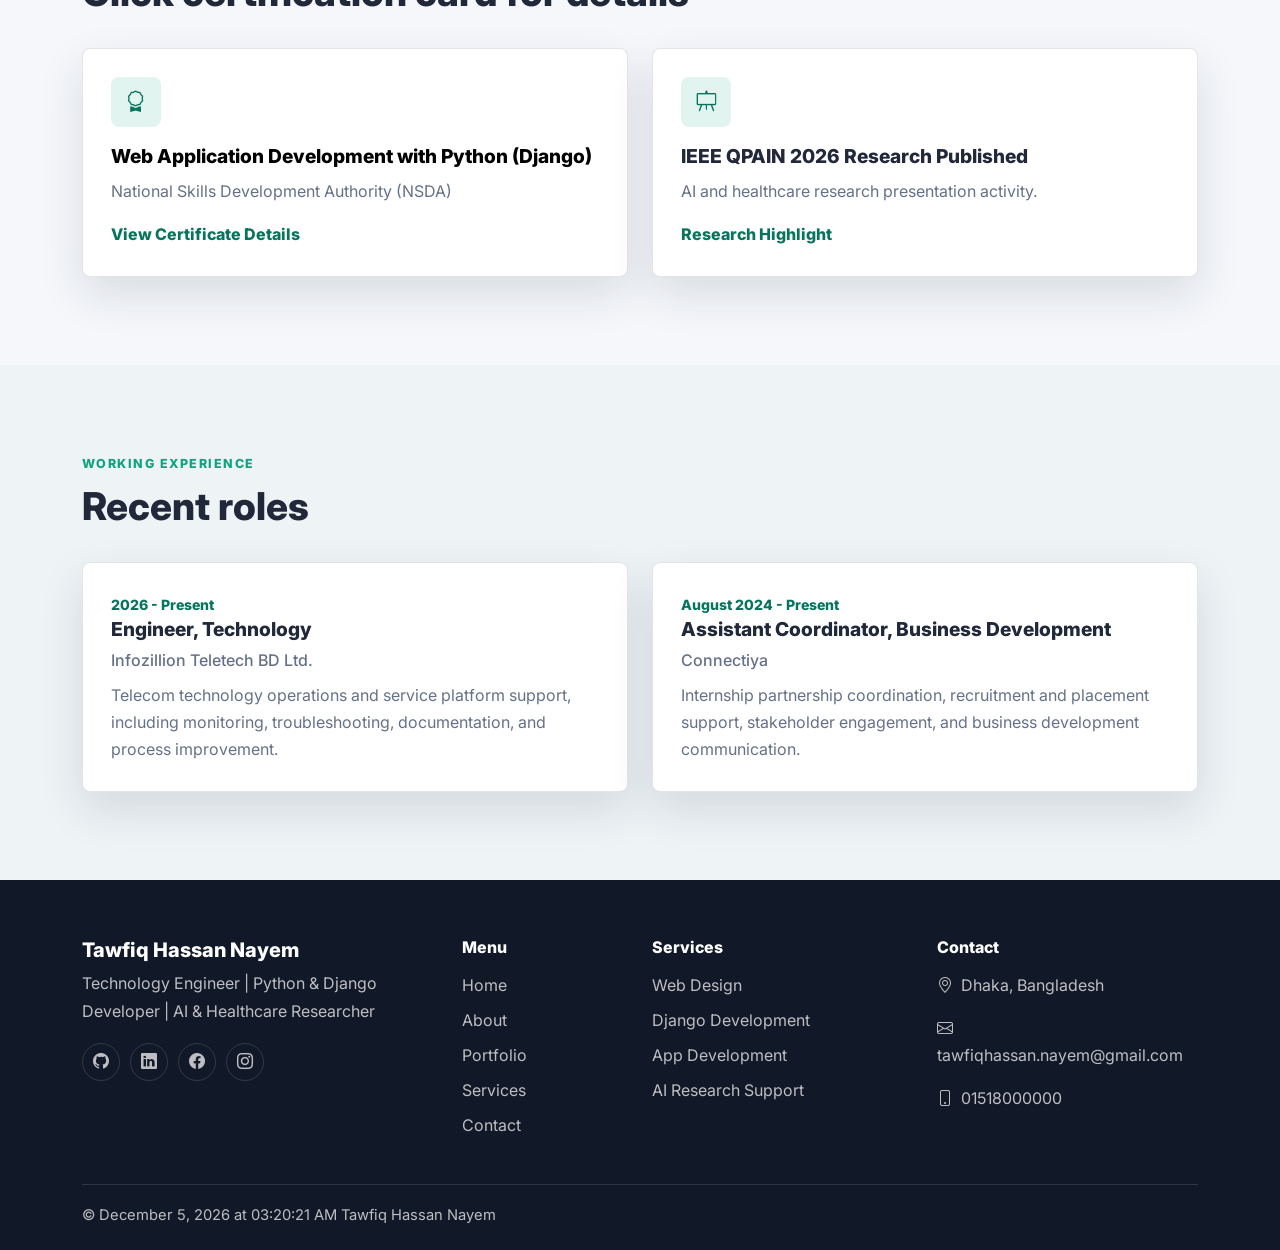
<file: portfolio.html>
<!doctype html>
<html lang="en">
<head>
  <meta charset="utf-8"><meta name="viewport" content="width=device-width, initial-scale=1">
  <meta name="description" content="Portfolio of Tawfiq Hassan Nayem, including education, NSDA certification, skills, and professional experience.">
  <title>Portfolio | Tawfiq Hassan Nayem</title>
  <link rel="preconnect" href="https://fonts.googleapis.com"><link rel="preconnect" href="https://fonts.gstatic.com" crossorigin>
  <link href="https://fonts.googleapis.com/css2?family=Inter:wght@400;500;600;700;800&display=swap" rel="stylesheet">
  <link href="https://cdn.jsdelivr.net/npm/bootstrap@5.3.3/dist/css/bootstrap.min.css" rel="stylesheet"><link href="https://cdn.jsdelivr.net/npm/bootstrap-icons@1.11.3/font/bootstrap-icons.min.css" rel="stylesheet"><link rel="stylesheet" href="CSS/style.css">
  <link rel="icon" href="Images/Profile_Image.png" type="image/png">
</head>
<body>
  <nav class="navbar navbar-expand-lg fixed-top site-navbar"><div class="container"><a class="navbar-brand" href="index.html">Tawfiq<span>.</span></a><button class="navbar-toggler" type="button" data-bs-toggle="collapse" data-bs-target="#mainNav" aria-controls="mainNav" aria-expanded="false" aria-label="Toggle navigation"><span class="navbar-toggler-icon"></span></button><div class="collapse navbar-collapse" id="mainNav"><ul class="navbar-nav ms-auto align-items-lg-center gap-lg-1"><li class="nav-item"><a class="nav-link" href="index.html">Home</a></li><li class="nav-item"><a class="nav-link" href="about.html">About</a></li><li class="nav-item"><a class="nav-link" href="portfolio.html">Portfolio</a></li><li class="nav-item"><a class="nav-link" href="service.html">Services</a></li><li class="nav-item"><a class="nav-link" href="contact.html">Contact</a></li><li class="nav-item ms-lg-2"><a class="btn btn-brand btn-sm" href="Assests/Tawfiq_CV.pdf">Download CV</a></li></ul></div></div></nav>
  <header class="page-title"><div class="container"><p class="eyebrow">Portfolio</p><h1>Profile, education, certification, and experience</h1><p>A compact overview of my professional information and development path.</p></div></header>
  <main>
    <section class="section-pad">
      <div class="container">
        <div class="row g-4">
          <div class="col-lg-5"><article class="info-card"><p class="section-kicker">Personal Information</p><h2>Tawfiq Hassan Nayem</h2><ul class="info-list"><li><span>Title</span><strong>Technology Engineer</strong></li><li><span>Location</span><strong>Dhaka, Bangladesh</strong></li><li><span>Email</span><strong>tawfiqhassan.nayem@gmail.com</strong></li><li><span>Phone</span><strong>01518000000</strong></li><li><span>Focus</span><strong>Python, Django, AI Healthcare</strong></li></ul></article></div>
          <div class="col-lg-7"><article class="info-card"><p class="section-kicker">Education</p><div class="timeline"><div class="timeline-item"><span>BSc</span><h3>Computer Science & Engineering</h3><p>World University of Bangladesh | CGPA: 3.66/4.00</p></div><div class="timeline-item"><span>HSC</span><h3>Higher Secondary Certificate, Science</h3><p>Milestone College | GPA: 4.75/5.00</p></div><div class="timeline-item"><span>SSC</span><h3>Secondary School Certificate</h3><p>Tongi Pilot High School</p></div></div></article></div>
        </div>
      </div>
    </section>
    <section class="section-pad bg-soft">
      <div class="container">
        <div class="section-heading"><p class="section-kicker">Special Skills</p><h2 class="section-title">Technical and professional strengths</h2></div>
        <div class="skill-cloud"><span>Python</span><span>Django</span><span>JavaScript</span><span>HTML</span><span>CSS</span><span>Tailwind CSS</span><span>Bootstrap</span><span>Git</span><span>Linux</span><span>Windows Server 2019</span><span>Prompt Engineering</span><span>XAI</span><span>Machine Learning Fundamentals</span><span>Scientific Writing</span><span>Strategic Planning</span><span>Team Leadership</span></div>
      </div>
    </section>
    <section class="section-pad">
      <div class="container">
        <div class="section-heading"><p class="section-kicker">Training Certification</p><h2 class="section-title">Click certification card for details</h2></div>
        <div class="row g-4">
          <div class="col-md-6"><button class="cert-card w-100" data-bs-toggle="modal" data-bs-target="#certModal"><i class="bi bi-award"></i><h3>Web Application Development with Python (Django)</h3><p>National Skills Development Authority (NSDA)</p><span>View Certificate Details</span></button></div>
          <div class="col-md-6"><article class="cert-card"><i class="bi bi-easel"></i><h3> IEEE QPAIN 2026 Research Published</h3><p>AI and healthcare research presentation activity.</p><span><a href="https://ieeexplore.ieee.org/document/11546044/" target="_blank"> Research Highlight</a></span></article></div>
        </div>
      </div>
    </section>
    <section class="section-pad bg-soft">
      <div class="container">
        <div class="section-heading"><p class="section-kicker">Working Experience</p><h2 class="section-title">Recent roles</h2></div>
        <div class="row g-4">
          <div class="col-lg-6"><article class="experience-card"><span>2026 - Present</span><h3>Engineer, Technology</h3><h4>Infozillion Teletech BD Ltd.</h4><p>Telecom technology operations and service platform support, including monitoring, troubleshooting, documentation, and process improvement.</p></article></div>
          <div class="col-lg-6"><article class="experience-card"><span>August 2024 - Present</span><h3>Assistant Coordinator, Business Development</h3><h4>Connectiya</h4><p>Internship partnership coordination, recruitment and placement support, stakeholder engagement, and business development communication.</p></article></div>
        </div>
      </div>
    </section>
  </main>
  <div class="modal fade" id="certModal" tabindex="-1" aria-labelledby="certModalLabel" aria-hidden="true"><div class="modal-dialog modal-dialog-centered"><div class="modal-content"><div class="modal-header"><h5 class="modal-title" id="certModalLabel">NSDA Certification</h5><button type="button" class="btn-close" data-bs-dismiss="modal" aria-label="Close"></button></div><div class="modal-body"><p><strong>Certification:</strong> Web Application Development with Python (Django)</p><p><strong>Issuer:</strong> National Skills Development Authority (NSDA)</p><p><strong>Skills covered:</strong> Python programming, Django web development, templates, database-backed applications, and deployment-ready project structure.</p></div><div class="modal-footer"><button type="button" class="btn btn-brand" data-bs-dismiss="modal">Close</button></div></div></div></div>
  <footer class="site-footer"><div class="container"><div class="row g-4"><div class="col-lg-4"><h3>Tawfiq Hassan Nayem</h3><p>Technology Engineer | Python & Django Developer | AI & Healthcare Researcher</p><div class="social-links"><a href="https://github.com/TawfiqHassan" aria-label="GitHub"><i class="bi bi-github"></i></a><a href="https://www.linkedin.com/in/tawfiqhassannayem/" aria-label="LinkedIn"><i class="bi bi-linkedin"></i></a><a href="https://www.facebook.com/TAWFIQ.HASSAN.NAYEM.0" aria-label="Facebook"><i class="bi bi-facebook"></i></a><a href="https://www.instagram.com/tawfiqhassannayem/" aria-label="Instagram"><i class="bi bi-instagram"></i></a></div></div><div class="col-6 col-lg-2"><h4>Menu</h4><a href="index.html">Home</a><a href="about.html">About</a><a href="portfolio.html">Portfolio</a><a href="service.html">Services</a><a href="contact.html">Contact</a></div><div class="col-6 col-lg-3"><h4>Services</h4><a href="service.html">Web Design</a><a href="service.html">Django Development</a><a href="service.html">App Development</a><a href="service.html">AI Research Support</a></div><div class="col-lg-3"><h4>Contact</h4><p><i class="bi bi-geo-alt me-2"></i>Dhaka, Bangladesh</p><p><i class="bi bi-envelope me-2"></i>tawfiqhassan.nayem@gmail.com</p><p><i class="bi bi-phone me-2"></i>01518000000</p></div></div><div class="footer-bottom"><span>&copy; <span id="year"></span> Tawfiq Hassan Nayem</span></div></div></footer>
  <button class="back-to-top" id="backToTop" aria-label="Back to top"><i class="bi bi-arrow-up"></i></button><script src="https://cdn.jsdelivr.net/npm/bootstrap@5.3.3/dist/js/bootstrap.bundle.min.js" defer></script><script src="JS/main.js" defer></script>
</body>
</html>
</file>
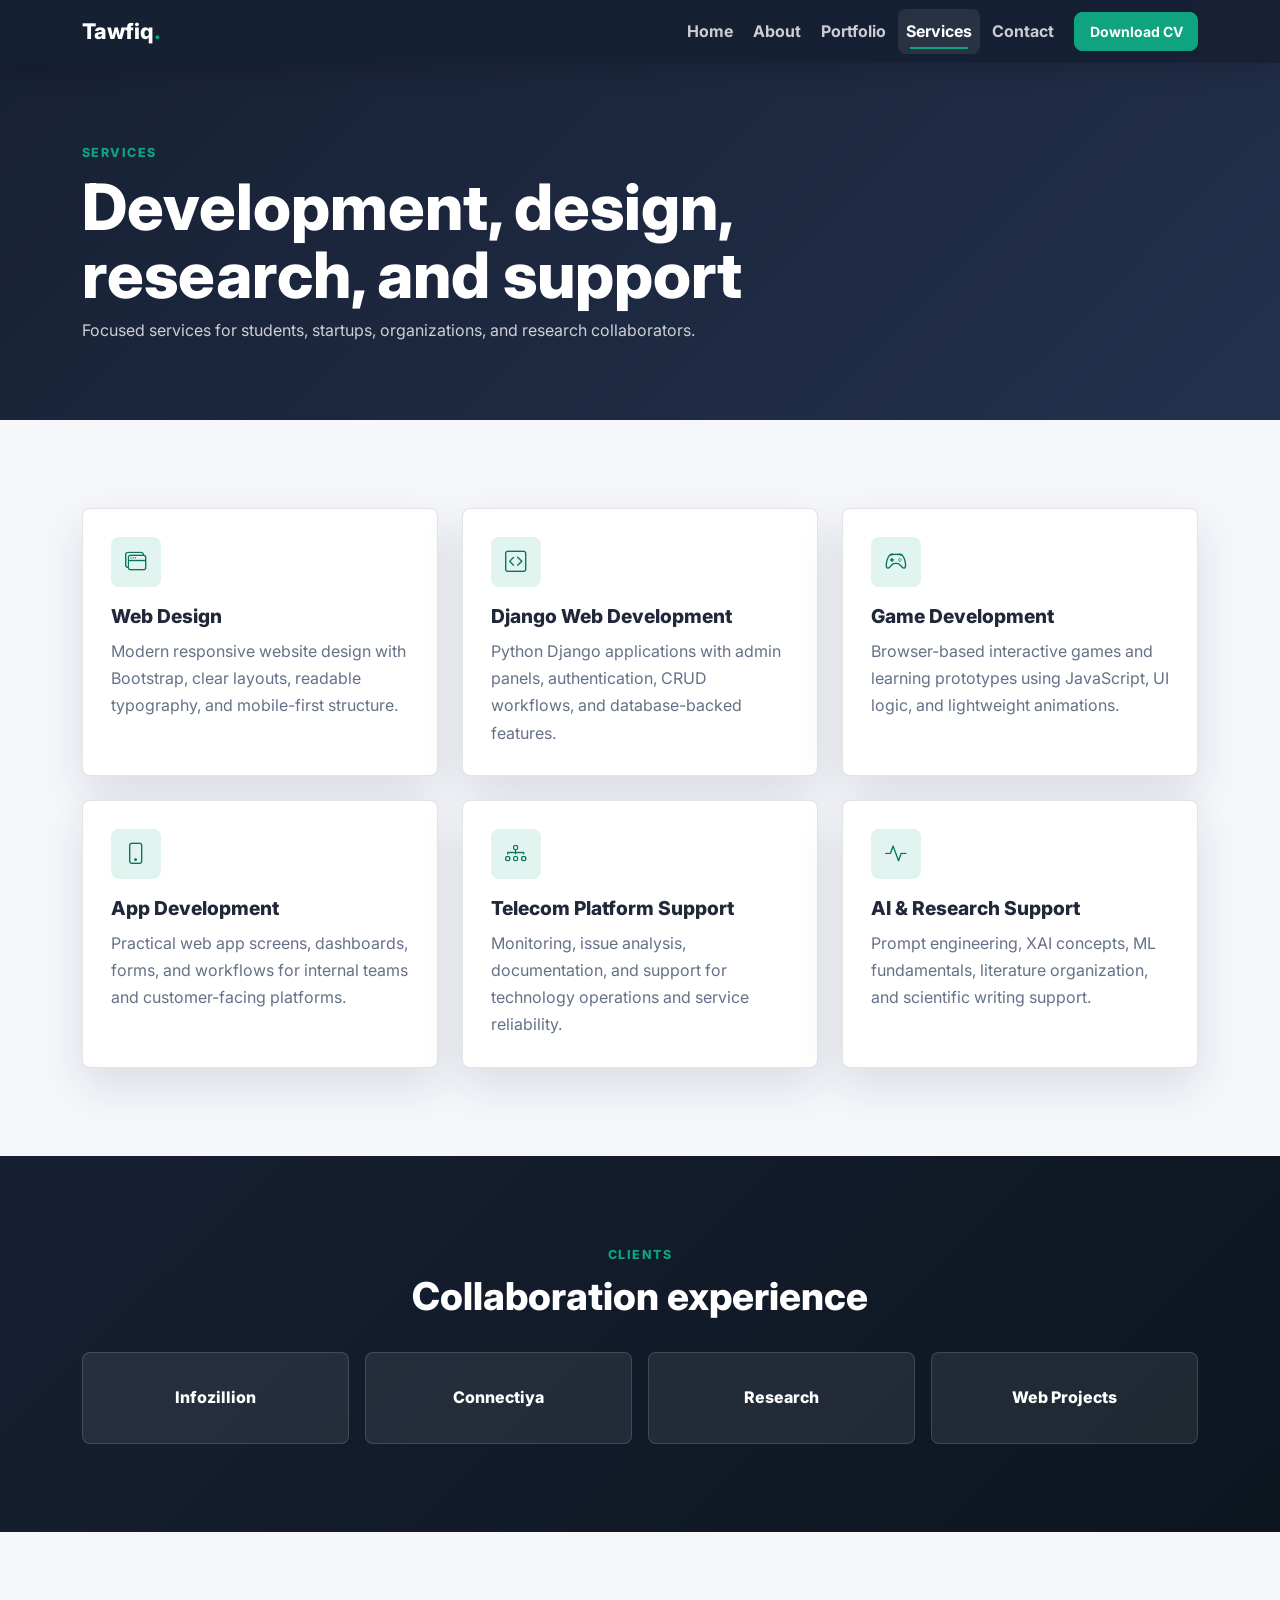
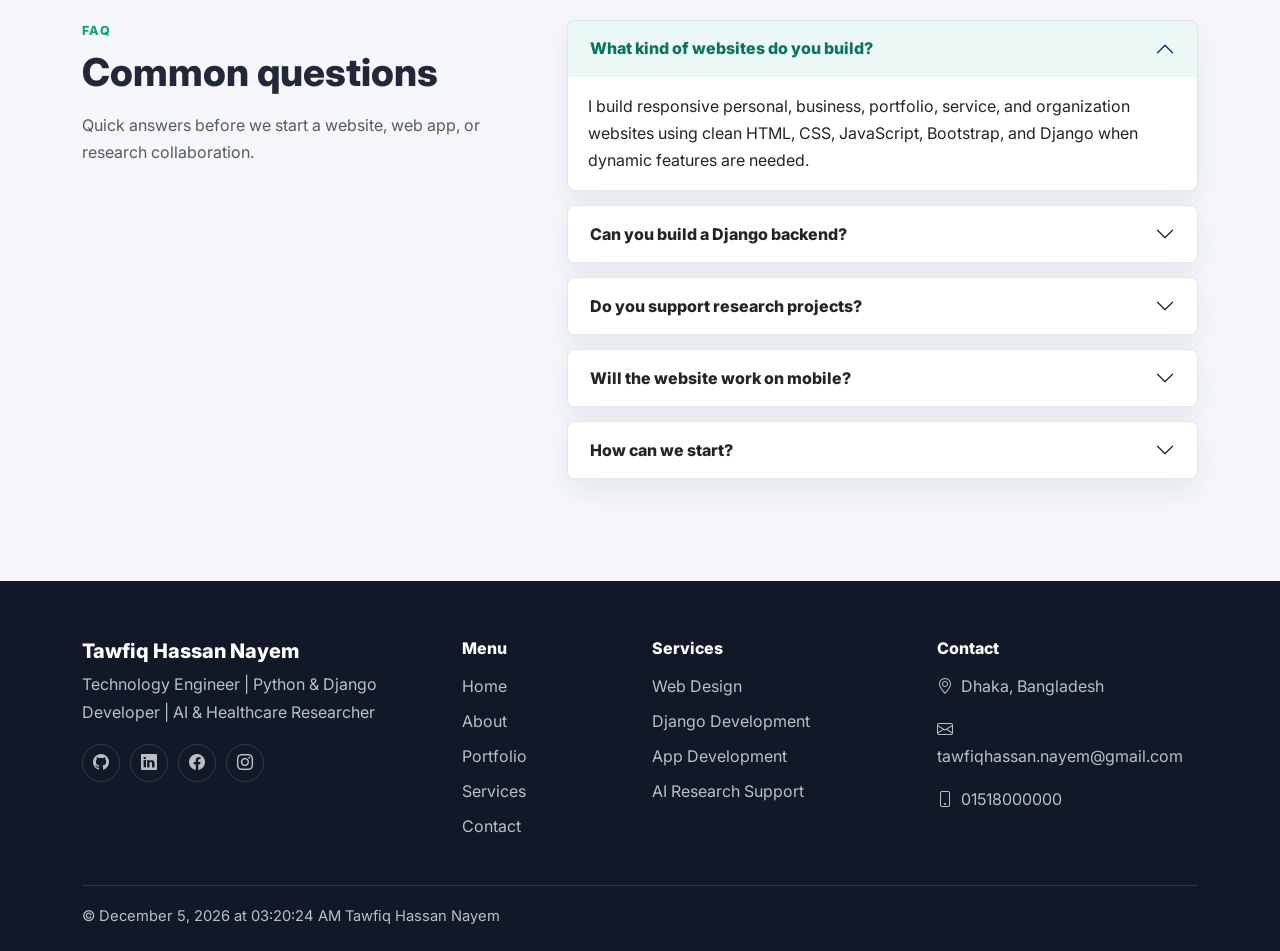
<file: service.html>
<!doctype html>
<html lang="en">
<head>
  <meta charset="utf-8"><meta name="viewport" content="width=device-width, initial-scale=1">
  <meta name="description" content="Services by Tawfiq Hassan Nayem, including web design, Django development, app screens, telecom support, and AI research help.">
  <title>Services | Tawfiq Hassan Nayem</title>
  <link rel="preconnect" href="https://fonts.googleapis.com"><link rel="preconnect" href="https://fonts.gstatic.com" crossorigin><link href="https://fonts.googleapis.com/css2?family=Inter:wght@400;500;600;700;800&display=swap" rel="stylesheet">
  <link href="https://cdn.jsdelivr.net/npm/bootstrap@5.3.3/dist/css/bootstrap.min.css" rel="stylesheet"><link href="https://cdn.jsdelivr.net/npm/bootstrap-icons@1.11.3/font/bootstrap-icons.min.css" rel="stylesheet"><link rel="stylesheet" href="CSS/style.css">
  <link rel="icon" href="Images/Profile_Image.png" type="image/png">
</head>
<body>
  <nav class="navbar navbar-expand-lg fixed-top site-navbar"><div class="container"><a class="navbar-brand" href="index.html">Tawfiq<span>.</span></a><button class="navbar-toggler" type="button" data-bs-toggle="collapse" data-bs-target="#mainNav" aria-controls="mainNav" aria-expanded="false" aria-label="Toggle navigation"><span class="navbar-toggler-icon"></span></button><div class="collapse navbar-collapse" id="mainNav"><ul class="navbar-nav ms-auto align-items-lg-center gap-lg-1"><li class="nav-item"><a class="nav-link" href="index.html">Home</a></li><li class="nav-item"><a class="nav-link" href="about.html">About</a></li><li class="nav-item"><a class="nav-link" href="portfolio.html">Portfolio</a></li><li class="nav-item"><a class="nav-link" href="service.html">Services</a></li><li class="nav-item"><a class="nav-link" href="contact.html">Contact</a></li><li class="nav-item ms-lg-2"><a class="btn btn-brand btn-sm" href="Assests/Tawfiq_CV.pdf">Download CV</a></li></ul></div></div></nav>
  <header class="page-title"><div class="container"><p class="eyebrow">Services</p><h1>Development, design, research, and support</h1><p>Focused services for students, startups, organizations, and research collaborators.</p></div></header>
  <main>
    <section class="section-pad"><div class="container"><div class="row g-4">
      <div class="col-md-6 col-lg-4"><article class="service-card"><i class="bi bi-window-stack"></i><h3>Web Design</h3><p>Modern responsive website design with Bootstrap, clear layouts, readable typography, and mobile-first structure.</p></article></div>
      <div class="col-md-6 col-lg-4"><article class="service-card"><i class="bi bi-code-square"></i><h3>Django Web Development</h3><p>Python Django applications with admin panels, authentication, CRUD workflows, and database-backed features.</p></article></div>
      <div class="col-md-6 col-lg-4"><article class="service-card"><i class="bi bi-controller"></i><h3>Game Development</h3><p>Browser-based interactive games and learning prototypes using JavaScript, UI logic, and lightweight animations.</p></article></div>
      <div class="col-md-6 col-lg-4"><article class="service-card"><i class="bi bi-phone"></i><h3>App Development</h3><p>Practical web app screens, dashboards, forms, and workflows for internal teams and customer-facing platforms.</p></article></div>
      <div class="col-md-6 col-lg-4"><article class="service-card"><i class="bi bi-diagram-3"></i><h3>Telecom Platform Support</h3><p>Monitoring, issue analysis, documentation, and support for technology operations and service reliability.</p></article></div>
      <div class="col-md-6 col-lg-4"><article class="service-card"><i class="bi bi-activity"></i><h3>AI & Research Support</h3><p>Prompt engineering, XAI concepts, ML fundamentals, literature organization, and scientific writing support.</p></article></div>
    </div></div></section>
    <section class="section-pad bg-dark-section"><div class="container"><div class="section-heading text-center"><p class="section-kicker">Clients</p><h2 class="section-title text-white">Collaboration experience</h2></div><div class="row g-3"><div class="col-6 col-md-3"><div class="client-tile dark">Infozillion</div></div><div class="col-6 col-md-3"><div class="client-tile dark">Connectiya</div></div><div class="col-6 col-md-3"><div class="client-tile dark">Research</div></div><div class="col-6 col-md-3"><div class="client-tile dark">Web Projects</div></div></div></div></section>
    <section class="section-pad"><div class="container"><div class="row g-5"><div class="col-lg-5"><p class="section-kicker">FAQ</p><h2 class="section-title">Common questions</h2><p class="text-muted">Quick answers before we start a website, web app, or research collaboration.</p></div><div class="col-lg-7"><div class="accordion faq-accordion" id="faqAccordion">
      <div class="accordion-item"><h3 class="accordion-header"><button class="accordion-button" type="button" data-bs-toggle="collapse" data-bs-target="#faq1">What kind of websites do you build?</button></h3><div id="faq1" class="accordion-collapse collapse show" data-bs-parent="#faqAccordion"><div class="accordion-body">I build responsive personal, business, portfolio, service, and organization websites using clean HTML, CSS, JavaScript, Bootstrap, and Django when dynamic features are needed.</div></div></div>
      <div class="accordion-item"><h3 class="accordion-header"><button class="accordion-button collapsed" type="button" data-bs-toggle="collapse" data-bs-target="#faq2">Can you build a Django backend?</button></h3><div id="faq2" class="accordion-collapse collapse" data-bs-parent="#faqAccordion"><div class="accordion-body">Yes. I can develop database models, admin dashboards, authentication, forms, APIs, and maintainable backend workflows with Python and Django.</div></div></div>
      <div class="accordion-item"><h3 class="accordion-header"><button class="accordion-button collapsed" type="button" data-bs-toggle="collapse" data-bs-target="#faq3">Do you support research projects?</button></h3><div id="faq3" class="accordion-collapse collapse" data-bs-parent="#faqAccordion"><div class="accordion-body">Yes. I can help with AI and healthcare research documentation, prompt engineering, explainable AI concepts, experiment organization, and presentation preparation.</div></div></div>
      <div class="accordion-item"><h3 class="accordion-header"><button class="accordion-button collapsed" type="button" data-bs-toggle="collapse" data-bs-target="#faq4">Will the website work on mobile?</button></h3><div id="faq4" class="accordion-collapse collapse" data-bs-parent="#faqAccordion"><div class="accordion-body">Yes. I design mobile-first layouts and test navigation, forms, sections, images, and spacing across common screen sizes.</div></div></div>
      <div class="accordion-item"><h3 class="accordion-header"><button class="accordion-button collapsed" type="button" data-bs-toggle="collapse" data-bs-target="#faq5">How can we start?</button></h3><div id="faq5" class="accordion-collapse collapse" data-bs-parent="#faqAccordion"><div class="accordion-body">Send the project goal, required pages or features, deadline, and reference examples through the contact form or email.</div></div></div>
    </div></div></div></div></section>
  </main>
  <footer class="site-footer"><div class="container"><div class="row g-4"><div class="col-lg-4"><h3>Tawfiq Hassan Nayem</h3><p>Technology Engineer | Python & Django Developer | AI & Healthcare Researcher</p><div class="social-links"><a href="https://github.com/TawfiqHassan" aria-label="GitHub"><i class="bi bi-github"></i></a><a href="https://www.linkedin.com/in/tawfiqhassannayem/" aria-label="LinkedIn"><i class="bi bi-linkedin"></i></a><a href="https://www.facebook.com/TAWFIQ.HASSAN.NAYEM.0" aria-label="Facebook"><i class="bi bi-facebook"></i></a><a href="https://www.instagram.com/tawfiqhassannayem/" aria-label="Instagram"><i class="bi bi-instagram"></i></a></div></div><div class="col-6 col-lg-2"><h4>Menu</h4><a href="index.html">Home</a><a href="about.html">About</a><a href="portfolio.html">Portfolio</a><a href="service.html">Services</a><a href="contact.html">Contact</a></div><div class="col-6 col-lg-3"><h4>Services</h4><a href="service.html">Web Design</a><a href="service.html">Django Development</a><a href="service.html">App Development</a><a href="service.html">AI Research Support</a></div><div class="col-lg-3"><h4>Contact</h4><p><i class="bi bi-geo-alt me-2"></i>Dhaka, Bangladesh</p><p><i class="bi bi-envelope me-2"></i>tawfiqhassan.nayem@gmail.com</p><p><i class="bi bi-phone me-2"></i>01518000000</p></div></div><div class="footer-bottom"><span>&copy; <span id="year"></span> Tawfiq Hassan Nayem</span></div></div></footer>
  <button class="back-to-top" id="backToTop" aria-label="Back to top"><i class="bi bi-arrow-up"></i></button><script src="https://cdn.jsdelivr.net/npm/bootstrap@5.3.3/dist/js/bootstrap.bundle.min.js" defer></script><script src="JS/main.js" defer></script>
</body>
</html>
</file>
<file: CSS/style.css>
:root {
  --ink: #172033;
  --ink-2: #23314d;
  --paper: #f5f7fb;
  --card: #ffffff;
  --line: rgba(23, 32, 51, 0.12);
  --text: #20283a;
  --muted: #657188;
  --brand: #10a37f;
  --brand-dark: #08745e;
  --shadow: 0 18px 45px rgba(23, 32, 51, 0.12);
}

* { box-sizing: border-box; }

html { scroll-behavior: smooth; }

body {
  margin: 0;
  font-family: "Inter", system-ui, -apple-system, BlinkMacSystemFont, "Segoe UI", sans-serif;
  color: var(--text);
  background: var(--paper);
  line-height: 1.7;
}

a { color: inherit; text-decoration: none; }

img { max-width: 100%; }

.section-pad { padding: 88px 0; }

.bg-soft { background: #eef3f6; }

.bg-dark-section {
  background: linear-gradient(135deg, var(--ink), #0d151f);
  color: #dbe6ee;
}

.section-heading {
  max-width: 720px;
  margin-bottom: 34px;
}

.section-heading.text-center { margin-left: auto; margin-right: auto; }

.section-kicker,
.eyebrow {
  color: var(--brand);
  font-weight: 800;
  text-transform: uppercase;
  letter-spacing: 0.12em;
  font-size: 0.78rem;
  margin-bottom: 10px;
}

.section-title {
  font-size: clamp(1.8rem, 3vw, 2.75rem);
  font-weight: 800;
  line-height: 1.12;
  margin-bottom: 18px;
}

.btn {
  border-radius: 8px;
  font-weight: 700;
  padding: 0.76rem 1.25rem;
}

.btn-sm { padding: 0.52rem 0.9rem; }

.btn-brand {
  background: var(--brand);
  border-color: var(--brand);
  color: #fff;
}

.btn-brand:hover,
.btn-brand:focus {
  background: var(--brand-dark);
  border-color: var(--brand-dark);
  color: #fff;
  transform: translateY(-1px);
}

.btn-ghost {
  border: 1px solid rgba(255, 255, 255, 0.65);
  color: #fff;
}

.btn-ghost:hover { border-color: var(--brand); color: #fff; background: rgba(16, 163, 127, 0.18); }

.site-navbar {
  background: rgba(23, 32, 51, 0.94);
  backdrop-filter: blur(12px);
  box-shadow: 0 8px 24px rgba(0, 0, 0, 0.15);
}

.navbar-brand {
  color: #fff;
  font-weight: 800;
  font-size: 1.35rem;
}

.navbar-brand span { color: var(--brand); }

.site-navbar .nav-link {
  color: rgba(255, 255, 255, 0.78);
  font-weight: 700;
  padding: 0.55rem 0.75rem;
  border-radius: 8px;
  position: relative;
}

.site-navbar .nav-link::after {
  content: "";
  position: absolute;
  left: 0.75rem;
  right: 0.75rem;
  bottom: 0.28rem;
  height: 2px;
  background: var(--brand);
  transform: scaleX(0);
  transform-origin: left;
  transition: transform 0.24s ease;
}

.site-navbar .nav-link:hover,
.site-navbar .nav-link.active {
  color: #fff;
  background: rgba(255, 255, 255, 0.08);
}

.site-navbar .nav-link:hover::after,
.site-navbar .nav-link.active::after { transform: scaleX(1); }

.navbar-toggler {
  border: 1px solid rgba(255, 255, 255, 0.2);
}

.navbar-toggler:focus { box-shadow: 0 0 0 0.16rem rgba(16, 163, 127, 0.35); }

.navbar-toggler-icon { filter: invert(1); }

.hero-slider {
  background: var(--ink);
  color: #fff;
}

.hero-item {
  min-height: 100vh;
  background-position: center;
  background-size: cover;
  position: relative;
}

.hero-item::before {
  content: "";
  position: absolute;
  inset: 0;
  background: linear-gradient(90deg, rgba(12, 18, 32, 0.91), rgba(12, 18, 32, 0.58), rgba(12, 18, 32, 0.22));
}

.hero-item .container { position: relative; z-index: 1; }

.hero-technology { background-image: url("../Images/carousal\ 1.avif"); }
.hero-research { background-image: url("../Images/carousal\ 2.avif"); }
.hero-code { background-image: url("../Images/carousal\ 3.avif"); }

.hero-item h1,
.hero-item h2 {
  font-size: clamp(2.4rem, 7vw, 5.35rem);
  line-height: 0.98;
  font-weight: 800;
  margin-bottom: 22px;
}

.hero-lead {
  max-width: 680px;
  color: rgba(255, 255, 255, 0.84);
  font-size: clamp(1.05rem, 2vw, 1.28rem);
  margin-bottom: 30px;
}

.hero-slider .carousel-indicators [data-bs-target] {
  width: 10px;
  height: 10px;
  border-radius: 50%;
  background: var(--brand);
}

.page-title {
  padding: 142px 0 76px;
  background: linear-gradient(135deg, var(--ink), var(--ink-2));
  color: #fff;
}

.page-title h1 {
  max-width: 820px;
  font-weight: 800;
  font-size: clamp(2.05rem, 5vw, 4rem);
  line-height: 1.06;
}

.page-title p:last-child {
  max-width: 660px;
  color: rgba(255, 255, 255, 0.78);
  margin-bottom: 0;
}

.profile-img {
  width: 100%;
  border-radius: 8px;
  box-shadow: var(--shadow);
  aspect-ratio: 4 / 3;
  object-fit: cover;
}

.mini-stat,
.feature-card,
.service-card,
.testimonial,
.client-tile,
.info-card,
.cert-card,
.experience-card,
.contact-card,
.contact-form {
  background: var(--card);
  border: 1px solid var(--line);
  border-radius: 8px;
  box-shadow: var(--shadow);
}

.mini-stat {
  padding: 18px;
  min-height: 100%;
}

.mini-stat strong {
  display: block;
  color: var(--brand-dark);
  font-size: 1.35rem;
  line-height: 1.1;
}

.mini-stat span { color: var(--muted); font-size: 0.88rem; }

.feature-card,
.service-card,
.info-card,
.cert-card,
.experience-card,
.contact-card {
  height: 100%;
  padding: 28px;
  transition: 0.25s ease;
}

.feature-card:hover,
.service-card:hover,
.cert-card:hover,
.experience-card:hover,
.contact-card:hover {
  transform: translateY(-6px);
  border-color: rgba(16, 163, 127, 0.5);
  box-shadow: 0 22px 50px rgba(16, 163, 127, 0.14);
}

.feature-card i,
.service-card i,
.cert-card i,
.contact-card i {
  display: inline-grid;
  place-items: center;
  width: 50px;
  height: 50px;
  border-radius: 8px;
  color: var(--brand-dark);
  background: rgba(16, 163, 127, 0.12);
  font-size: 1.35rem;
  margin-bottom: 18px;
}

.feature-card h3,
.service-card h3,
.info-card h2,
.cert-card h3,
.experience-card h3,
.contact-card h3 {
  font-weight: 800;
  font-size: 1.2rem;
  margin-bottom: 10px;
}

.feature-card p,
.service-card p,
.experience-card p,
.contact-card p,
.cert-card p { color: var(--muted); margin-bottom: 0; }

.testimonial {
  max-width: 780px;
  margin: auto;
  padding: 38px 46px;
  text-align: center;
}

.testimonial p {
  font-size: 1.15rem;
  color: var(--text);
}

.testimonial strong,
.testimonial span { display: block; }

.testimonial span { color: var(--muted); font-size: 0.92rem; }

.client-tile {
  min-height: 92px;
  display: grid;
  place-items: center;
  padding: 16px;
  font-weight: 800;
  text-align: center;
}

.client-tile.dark {
  background: rgba(255, 255, 255, 0.08);
  color: #fff;
  border-color: rgba(255, 255, 255, 0.14);
  box-shadow: none;
}

.skill-bar {
  display: grid;
  grid-template-columns: 1fr auto;
  gap: 8px 18px;
  margin-bottom: 20px;
  font-weight: 800;
}

.skill-bar strong { color: var(--brand-dark); }

.skill-bar div {
  grid-column: 1 / -1;
  height: 10px;
  background: rgba(23, 32, 51, 0.1);
  border-radius: 999px;
  overflow: hidden;
}

.skill-bar i {
  display: block;
  width: 0;
  height: 100%;
  background: linear-gradient(90deg, var(--brand-dark), var(--brand));
  border-radius: inherit;
  transition: width 1s ease;
}

.info-list {
  list-style: none;
  padding: 0;
  margin: 20px 0 0;
}

.info-list li {
  display: flex;
  justify-content: space-between;
  gap: 18px;
  border-bottom: 1px dashed var(--line);
  padding: 12px 0;
}

.info-list span { color: var(--muted); }

.info-list strong { text-align: right; }

.timeline {
  position: relative;
  padding-left: 28px;
}

.timeline::before {
  content: "";
  position: absolute;
  top: 6px;
  bottom: 6px;
  left: 6px;
  width: 2px;
  background: rgba(16, 163, 127, 0.35);
}

.timeline-item {
  position: relative;
  padding-bottom: 26px;
}

.timeline-item:last-child { padding-bottom: 0; }

.timeline-item::before {
  content: "";
  position: absolute;
  left: -28px;
  top: 7px;
  width: 14px;
  height: 14px;
  border-radius: 50%;
  background: var(--brand);
  border: 3px solid #dff5ef;
}

.timeline-item span,
.experience-card span {
  color: var(--brand-dark);
  font-weight: 800;
  font-size: 0.88rem;
}

.timeline-item h3 { font-size: 1.12rem; font-weight: 800; margin: 4px 0; }
.timeline-item p { color: var(--muted); margin: 0; }

.skill-cloud {
  display: flex;
  flex-wrap: wrap;
  gap: 12px;
}

.skill-cloud span {
  background: #fff;
  border: 1px solid var(--line);
  border-radius: 999px;
  padding: 10px 15px;
  box-shadow: 0 10px 24px rgba(23, 32, 51, 0.08);
  font-weight: 700;
}

.cert-card {
  border: 1px solid var(--line);
  text-align: left;
}

button.cert-card { cursor: pointer; }

.cert-card span {
  display: inline-block;
  margin-top: 16px;
  color: var(--brand-dark);
  font-weight: 800;
}

.experience-card h4 {
  color: var(--muted);
  font-size: 1rem;
  margin-bottom: 12px;
}

.faq-accordion .accordion-item {
  border: 1px solid var(--line);
  border-radius: 8px;
  overflow: hidden;
  margin-bottom: 14px;
  box-shadow: 0 12px 28px rgba(23, 32, 51, 0.08);
}

.faq-accordion .accordion-button {
  font-weight: 800;
  padding: 18px 22px;
}

.faq-accordion .accordion-button:not(.collapsed) {
  color: var(--brand-dark);
  background: rgba(16, 163, 127, 0.08);
  box-shadow: none;
}

.faq-accordion .accordion-button:focus { box-shadow: none; }

.contact-card { text-align: center; }

.contact-card a:hover { color: var(--brand-dark); }

.contact-form { padding: 28px; }

.form-control {
  min-height: 48px;
  border-radius: 8px;
  border-color: rgba(23, 32, 51, 0.18);
}

.form-control:focus {
  border-color: var(--brand);
  box-shadow: 0 0 0 0.2rem rgba(16, 163, 127, 0.16);
}

.form-note {
  display: inline-block;
  margin: 0 0 0 14px;
  color: var(--brand-dark);
  font-weight: 700;
}

.map-frame {
  border-radius: 8px;
  overflow: hidden;
  box-shadow: var(--shadow);
  border: 1px solid var(--line);
  min-height: 430px;
}

.map-frame iframe {
  width: 100%;
  min-height: 430px;
  border: 0;
  display: block;
}

.site-footer {
  background: #111827;
  color: rgba(255, 255, 255, 0.72);
  padding: 58px 0 22px;
}

.site-footer h3,
.site-footer h4 {
  color: #fff;
  font-weight: 800;
}

.site-footer h3 { font-size: 1.25rem; }
.site-footer h4 { font-size: 1rem; margin-bottom: 14px; }

.site-footer a {
  display: block;
  color: rgba(255, 255, 255, 0.72);
  margin-bottom: 8px;
}

.site-footer a:hover { color: var(--brand); padding-left: 2px; }

.social-links {
  display: flex;
  gap: 10px;
  margin-top: 18px;
}

.social-links a {
  width: 38px;
  height: 38px;
  display: inline-grid;
  place-items: center;
  border: 1px solid rgba(255, 255, 255, 0.14);
  border-radius: 50%;
  margin: 0;
}

.social-links a:hover { padding-left: 0; border-color: var(--brand); }

.footer-bottom {
  border-top: 1px solid rgba(255, 255, 255, 0.12);
  margin-top: 36px;
  padding-top: 18px;
  display: flex;
  justify-content: space-between;
  flex-wrap: wrap;
  gap: 10px;
  font-size: 0.92rem;
}

.back-to-top {
  position: fixed;
  right: 18px;
  bottom: 18px;
  width: 44px;
  height: 44px;
  border: 0;
  border-radius: 50%;
  display: grid;
  place-items: center;
  background: var(--brand);
  color: #fff;
  box-shadow: var(--shadow);
  opacity: 0;
  visibility: hidden;
  transform: translateY(10px);
  transition: 0.25s ease;
  z-index: 1050;
}

.back-to-top.show {
  opacity: 1;
  visibility: visible;
  transform: translateY(0);
}

@media (max-width: 991.98px) {
  .site-navbar .navbar-collapse {
    padding: 14px 0 10px;
    border-top: 1px solid rgba(255, 255, 255, 0.12);
    margin-top: 10px;
  }

  .site-navbar .nav-link { margin-bottom: 4px; }

  .hero-item::before {
    background: linear-gradient(90deg, rgba(12, 18, 32, 0.92), rgba(12, 18, 32, 0.74));
  }

  .section-pad { padding: 68px 0; }
}

@media (max-width: 575.98px) {
  .hero-item h1,
  .hero-item h2 { font-size: 2.45rem; }

  .hero-lead { font-size: 1rem; }

  .section-pad { padding: 54px 0; }

  .page-title { padding: 120px 0 58px; }

  .testimonial { padding: 28px 22px; }

  .info-list li {
    display: block;
  }

  .info-list strong {
    display: block;
    text-align: left;
    margin-top: 2px;
  }

  .contact-form { padding: 22px; }

  .form-note {
    display: block;
    margin: 12px 0 0;
  }
}
</file>
